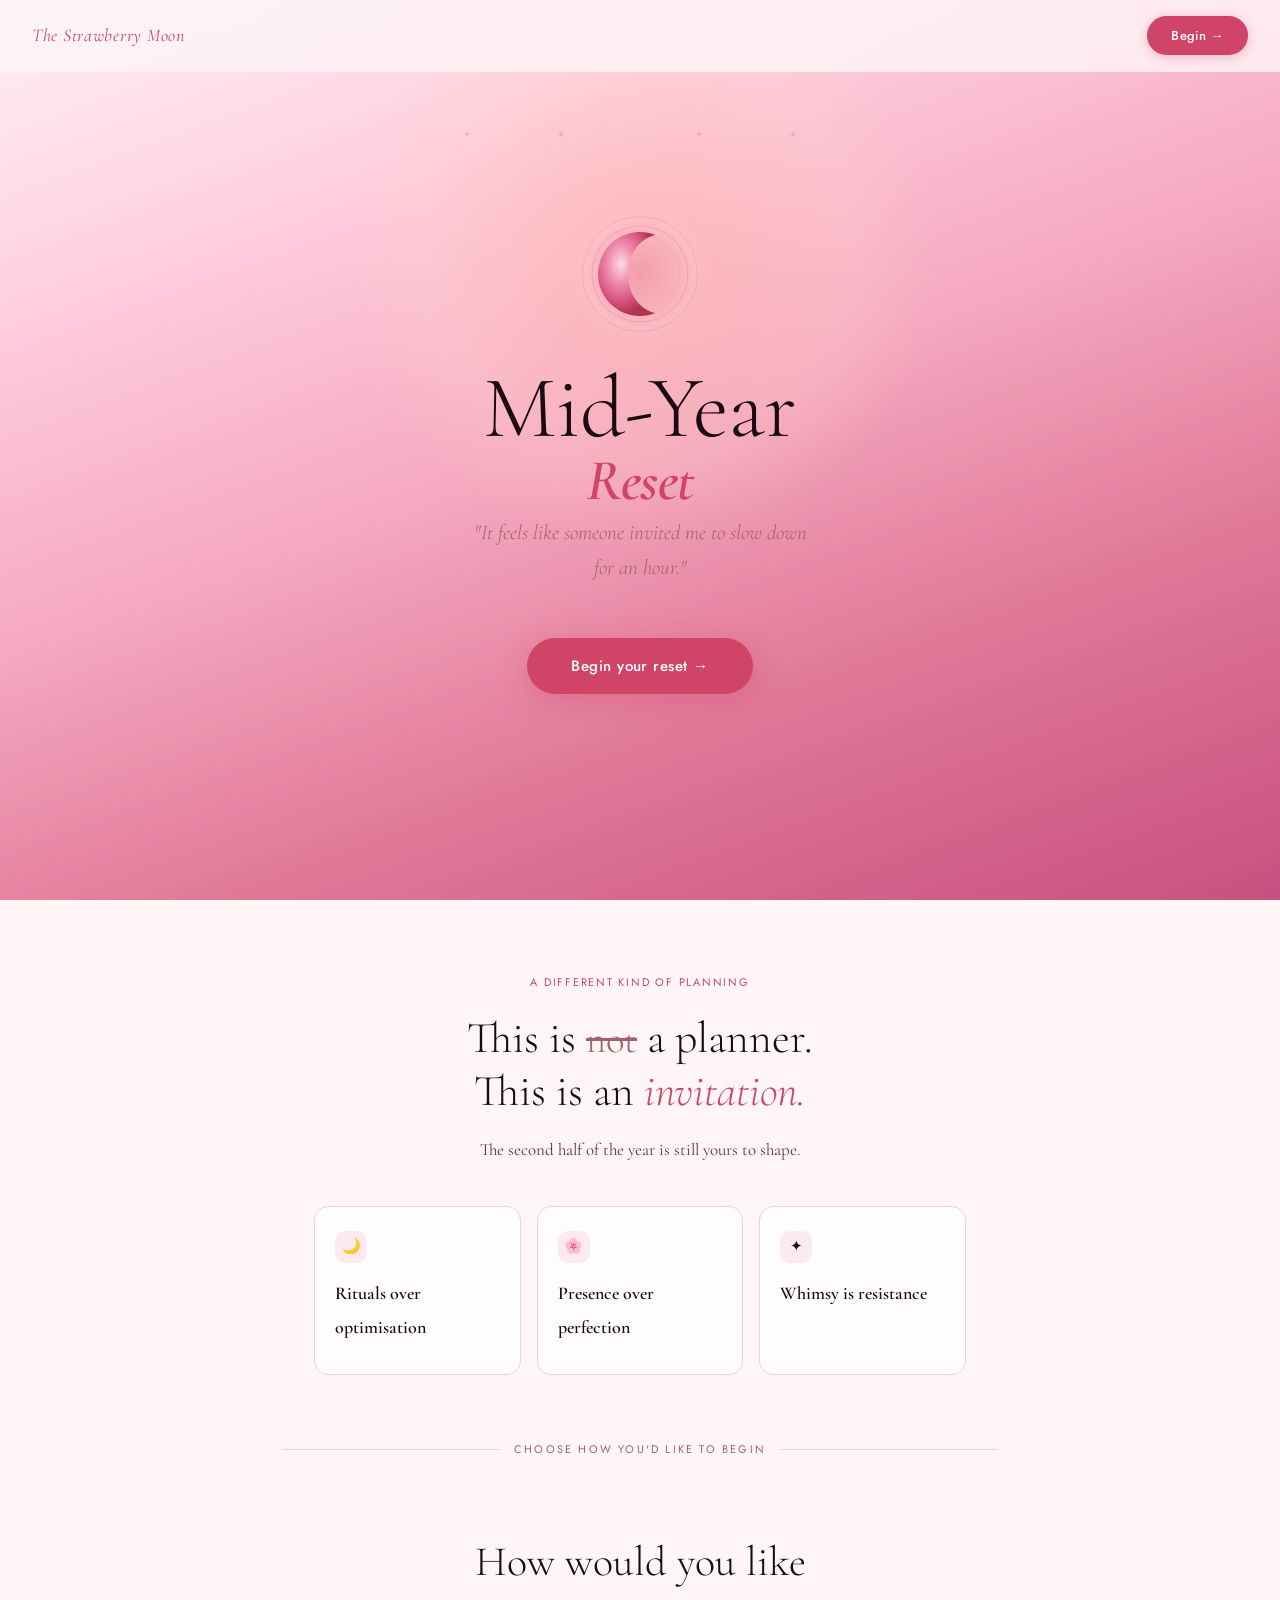
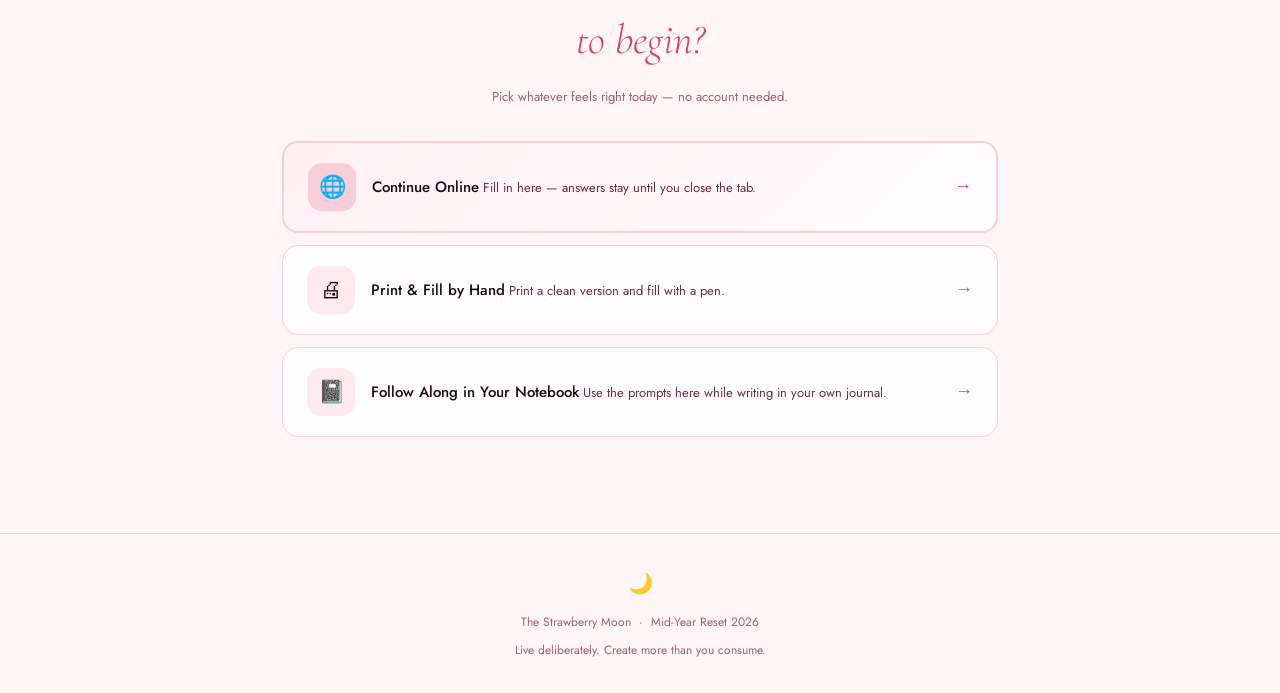
<file: index.html>
<!DOCTYPE html>
<html lang="en">
<head>
  <meta charset="UTF-8" />
  <meta name="viewport" content="width=device-width, initial-scale=1.0" />
  <title>The Strawberry Moon — Mid-Year Reset</title>
  <meta name="description" content="The Strawberry Moon — a mid-year reset workbook. A warm companion for designing a meaningful second half of the year." />
  <link rel="preconnect" href="https://fonts.googleapis.com" />
  <link rel="preconnect" href="https://fonts.gstatic.com" crossorigin />
  <link href="https://fonts.googleapis.com/css2?family=Cormorant+Garamond:ital,wght@0,300;0,400;0,600;1,300;1,400;1,600&family=Jost:wght@300;400;500&display=swap" rel="stylesheet" />
  <style>
    *, *::before, *::after { box-sizing: border-box; margin: 0; padding: 0; }
    html { scroll-behavior: smooth; -webkit-font-smoothing: antialiased; }

    /* ══════════════════════════════════════
       TOKENS — bolder strawberry + peach warmth
    ══════════════════════════════════════ */
    :root {
      --bg:        #FEF5F7;     /* barely-there blush white */
      --card:      #FFFCFD;     /* clean warm white */
      --ink:       #1C0A12;     /* deep burgundy-black — luxury dark */
      --ink2:      #6B2D44;     /* deep berry brown */
      --ink3:      #A06070;     /* muted mauve */

      --berry:     #A82848;     /* deep berry — darkest accent */
      --rose:      #D04468;     /* rich rose — primary CTA */
      --roselt:    #E86888;     /* brighter hover rose */
      --pink:      #EFA0B4;     /* medium pink */
      --blush:     #F8CEDA;     /* soft blush */
      --petal:     #FDEAEF;     /* lightest petal */
      --border:    #F2D0DA;     /* blush border */
      --mauve:     #C890A8;     /* dusty mauve accent */

      --green:     #8FA889;
      --greendk:   #5E7A5A;
      --max:       780px;

      --hero-a: #FFF0F5;
      --hero-b: #FFCCD8;
      --hero-c: #F5A0B8;
    }

    body {
      background: var(--bg);
      color: var(--ink);
      font-family: 'Cormorant Garamond', Georgia, serif;
      font-size: 17px;
      line-height: 1.85;
      min-height: 100vh;
    }

    /* ── Screen switcher ── */
    .screen            { display: none !important; }
    .screen.active     { display: block !important; }
    #closing.active    { display: flex  !important; flex-direction: column; align-items: center; justify-content: center; min-height: 100vh; }


    /* ══════════════════════════════════════
       SITE NAV
    ══════════════════════════════════════ */
    .nav {
      position: fixed; top: 0; left: 0; right: 0; z-index: 100;
      display: flex; align-items: center; justify-content: space-between;
      padding: 16px 32px;
      background: rgba(254,245,247,0.82);
      backdrop-filter: blur(14px);
      -webkit-backdrop-filter: blur(14px);
      border-bottom: 1px solid transparent;
      transition: border-color 0.3s, background 0.3s;
    }
    .nav.has-shadow { border-bottom-color: var(--border); background: rgba(254,245,247,0.97); }
    .nav-brand {
      font-family: 'Cormorant Garamond', serif;
      font-size: 18px; font-weight: 400; font-style: italic;
      letter-spacing: 0.04em; color: var(--rose);
    }
    .nav-cta {
      font-family: 'Jost', sans-serif; font-size: 13px; font-weight: 500;
      color: #fff; background: var(--rose); border: none;
      border-radius: 100px; padding: 10px 24px; cursor: pointer;
      letter-spacing: 0.03em;
      transition: background 0.2s, transform 0.15s, box-shadow 0.2s;
      box-shadow: 0 2px 12px rgba(208,68,104,0.32);
    }
    .nav-cta:hover { background: var(--roselt); transform: translateY(-1px); box-shadow: 0 4px 18px rgba(208,68,104,0.38); }


    /* ══════════════════════════════════════
       HERO — warm pink gradient, glowing moon
    ══════════════════════════════════════ */
    .hero {
      min-height: 100vh;
      display: flex; flex-direction: column;
      align-items: center; justify-content: center;
      padding: 110px 32px 72px;
      text-align: center;
      position: relative; overflow: hidden;
      background: linear-gradient(160deg,
        #FFF0F5  0%,
        #FFD0E0 22%,
        #F5A8C0 48%,
        #E07898 72%,
        #C85080 100%
      );
    }

    /* Soft radial bloom behind moon */
    .hero::before {
      content: '';
      position: absolute;
      top: -5%; left: 50%;
      transform: translateX(-50%);
      width: min(600px, 90vw);
      height: min(600px, 90vw);
      border-radius: 50%;
      background: radial-gradient(circle, rgba(255,180,170,0.55) 0%, rgba(255,210,200,0.25) 50%, transparent 70%);
      pointer-events: none;
    }

    /* Scattered petals */
    .hero::after {
      content: '✦ · ✦ · · ✦ · ✦';
      position: absolute;
      top: 14%; left: 50%;
      transform: translateX(-50%);
      font-size: 10px;
      letter-spacing: 20px;
      color: rgba(208,68,104,0.22);
      white-space: nowrap;
      pointer-events: none;
    }

    /* Moon */
    .moon-ring {
      position: relative;
      width: 100px; height: 100px;
      margin: 0 auto 40px;
      flex-shrink: 0;
    }
    .moon-ring::before {
      content: '';
      position: absolute;
      inset: -20px;
      border-radius: 50%;
      background: radial-gradient(circle, rgba(208,68,104,0.22) 0%, rgba(248,206,218,0.18) 55%, transparent 72%);
      animation: moonpulse 3.5s ease-in-out infinite;
    }
    .moon-ring::after {
      content: '';
      position: absolute;
      inset: -8px;
      border-radius: 50%;
      border: 1px solid rgba(208,68,104,0.15);
    }
    @keyframes moonpulse {
      0%, 100% { transform: scale(1); opacity: 0.8; }
      50%       { transform: scale(1.15); opacity: 0.5; }
    }
    .moon-svg { position: relative; z-index: 1; display: block; }

    .hero-eyebrow {
      font-family: 'Jost', sans-serif;
      font-size: 11px; font-weight: 400; letter-spacing: 0.14em;
      text-transform: uppercase; color: var(--rose);
      margin-bottom: 16px; position: relative;
    }
    .hero-title {
      font-family: 'Cormorant Garamond', serif;
      font-size: clamp(48px, 9vw, 88px);
      font-weight: 300; line-height: 1.0;
      color: var(--ink); margin-bottom: 6px; position: relative;
    }
    .hero-title em { font-style: italic; color: var(--rose); }
    .hero-title strong {
      font-weight: 600; font-style: italic;
      color: var(--rose); display: block;
      font-size: clamp(32px, 6vw, 58px); letter-spacing: -0.01em;
    }
    .hero-label {
      font-family: 'Jost', sans-serif;
      font-size: 11px; letter-spacing: 0.16em; text-transform: uppercase;
      color: var(--rose); margin-bottom: 36px; position: relative;
    }
    .hero-prose {
      font-family: 'Cormorant Garamond', serif;
      font-size: 19px; font-style: italic;
      color: var(--ink2); max-width: 400px; line-height: 2.0;
      margin: 0 auto 12px; position: relative;
    }
    .hero-prose span { display: block; }
    .hero-quote {
      font-family: 'Cormorant Garamond', serif;
      font-size: clamp(16px, 3vw, 21px); font-weight: 300; font-style: italic;
      color: var(--ink3); max-width: 440px; line-height: 1.65;
      margin: 0 auto 52px; position: relative;
    }
    .hero-cta {
      display: inline-block;
      font-family: 'Jost', sans-serif; font-size: 15px; font-weight: 500;
      color: #fff; background: var(--rose); border: none;
      border-radius: 100px; padding: 17px 44px; cursor: pointer;
      box-shadow: 0 6px 28px rgba(208,68,104,0.36);
      transition: background 0.2s, transform 0.15s, box-shadow 0.2s;
      letter-spacing: 0.03em; margin-bottom: 20px; position: relative;
    }
    .hero-cta:hover { background: var(--roselt); transform: translateY(-2px); box-shadow: 0 10px 36px rgba(208,68,104,0.44); }
    .hero-scroll {
      font-family: 'Jost', sans-serif; font-size: 12px;
      color: var(--ink3); letter-spacing: 0.06em; position: relative;
    }


    /* ══════════════════════════════════════
       INTRO STRIP — "This is not a planner"
    ══════════════════════════════════════ */
    .not-strip {
      padding: 72px 32px 64px;
      max-width: var(--max);
      margin: 0 auto;
      text-align: center;
    }
    .not-eyebrow {
      font-family: 'Jost', sans-serif;
      font-size: 11px; letter-spacing: 0.16em; text-transform: uppercase;
      color: var(--rose); margin-bottom: 20px;
    }
    .not-headline {
      font-family: 'Cormorant Garamond', serif;
      font-size: clamp(26px, 5vw, 44px); font-weight: 300;
      line-height: 1.2; color: var(--ink); margin-bottom: 8px;
    }
    .not-headline em { font-style: italic; color: var(--rose); }
    .not-headline del { text-decoration: line-through; color: var(--ink3); font-size: 0.88em; }
    .not-body {
      font-family: 'Cormorant Garamond', serif; font-size: 17px; color: var(--ink2);
      max-width: 460px; margin: 16px auto 0; line-height: 1.9;
    }

    /* row of brand pillars */
    .pillars {
      display: grid;
      grid-template-columns: repeat(3, 1fr);
      gap: 16px;
      max-width: var(--max);
      margin: 40px auto 0;
      padding: 0 32px;
    }
    .pillar {
      background: var(--card);
      border: 1px solid var(--border);
      border-radius: 14px;
      padding: 24px 20px;
      text-align: left;
    }
    .pillar-dot {
      width: 32px; height: 32px;
      background: var(--petal);
      border-radius: 10px;
      display: flex; align-items: center; justify-content: center;
      margin-bottom: 14px; font-size: 15px;
    }
    .pillar-title {
      font-family: 'Cormorant Garamond', serif;
      font-size: 18px; font-weight: 600; color: var(--ink); margin-bottom: 6px;
    }
    .pillar-text {
      font-family: 'Jost', sans-serif; font-size: 13px;
      color: var(--ink2); line-height: 1.6;
    }


    /* ══════════════════════════════════════
       CHOOSE SECTION
    ══════════════════════════════════════ */
    .sep {
      display: flex; align-items: center; gap: 14px;
      max-width: var(--max); margin: 0 auto; padding: 0 32px;
    }
    .sep::before, .sep::after { content: ''; flex: 1; height: 1px; background: var(--border); }
    .sep span {
      font-family: 'Jost', sans-serif; font-size: 11px;
      letter-spacing: 0.2em; text-transform: uppercase;
      color: var(--ink3); white-space: nowrap;
    }

    .choose {
      padding: 64px 32px 96px;
      max-width: var(--max);
      margin: 0 auto;
    }
    .choose-h {
      font-family: 'Cormorant Garamond', serif;
      font-size: clamp(28px, 5vw, 42px); font-weight: 300;
      color: var(--ink); text-align: center; margin-bottom: 6px;
    }
    .choose-h em { font-style: italic; color: var(--rose); }
    .choose-hint {
      font-family: 'Jost', sans-serif; font-size: 13px;
      color: var(--ink3); text-align: center; margin-bottom: 32px;
    }

    .mode-stack { display: flex; flex-direction: column; gap: 12px; }

    .mode-btn {
      width: 100%; text-align: left;
      background: var(--card); border: 1.5px solid var(--border);
      border-radius: 16px; padding: 20px 24px;
      display: flex; align-items: center; gap: 16px;
      cursor: pointer; color: inherit;
      transition: border-color 0.2s, box-shadow 0.2s, transform 0.15s;
    }
    .mode-btn:hover {
      border-color: var(--rose);
      box-shadow: 0 6px 28px rgba(208,68,104,0.16);
      transform: translateY(-2px);
    }
    .mode-btn.featured {
      background: linear-gradient(135deg, #FFF0F4 0%, var(--card) 100%);
      border-color: var(--blush);
      border-width: 2px;
    }
    .mode-btn.featured:hover { border-color: var(--rose); }
    .mode-ico {
      width: 48px; height: 48px; border-radius: 14px;
      background: var(--petal); flex-shrink: 0;
      display: flex; align-items: center; justify-content: center;
      font-size: 22px; line-height: 1;
    }
    .mode-btn.featured .mode-ico { background: var(--blush); }
    .mode-copy { flex: 1; }
    .mode-name {
      font-family: 'Jost', sans-serif; font-size: 15px; font-weight: 500;
      color: var(--ink); margin-bottom: 2px;
    }
    .mode-sub {
      font-family: 'Jost', sans-serif; font-size: 13px;
      color: var(--ink2); line-height: 1.5;
    }
    .mode-arr { font-size: 18px; color: var(--rose); flex-shrink: 0; transition: transform 0.2s; }
    .mode-btn:hover .mode-arr { transform: translateX(4px); }


    /* ══════════════════════════════════════
       FOOTER
    ══════════════════════════════════════ */
    .footer {
      border-top: 1px solid var(--border);
      padding: 32px; text-align: center;
    }
    .footer p {
      font-family: 'Jost', sans-serif; font-size: 12px; color: var(--ink3);
    }
    .footer .moon-mark { color: var(--rose); font-size: 20px; display: block; margin-bottom: 8px; }


    /* ══════════════════════════════════════
       WORKBOOK TOPBAR
    ══════════════════════════════════════ */
    .bar {
      position: sticky; top: 0; z-index: 50;
      display: flex; align-items: center; justify-content: space-between;
      padding: 13px 24px; gap: 12px;
      background: rgba(253,245,240,0.94);
      backdrop-filter: blur(10px); -webkit-backdrop-filter: blur(10px);
      border-bottom: 1px solid var(--border);
    }
    .bar-home {
      font-family: 'Jost', sans-serif; font-size: 11px; font-weight: 400;
      letter-spacing: 0.16em; text-transform: uppercase;
      color: var(--rose); cursor: pointer; border: none; background: none; padding: 0;
    }
    .bar-home:hover { opacity: 0.7; }
    .dots { display: flex; gap: 7px; align-items: center; }
    .dot {
      width: 8px; height: 8px; border-radius: 50%;
      background: var(--border); cursor: pointer; border: none;
      transition: background 0.2s, transform 0.18s;
    }
    .dot.done { background: var(--pink); }
    .dot.now  { background: var(--rose); transform: scale(1.35); }
    .bar-btns { display: flex; gap: 8px; }
    .btn-xs {
      font-family: 'Jost', sans-serif; font-size: 12px; color: var(--ink2);
      background: none; border: 1px solid var(--border); border-radius: 100px;
      padding: 5px 13px; cursor: pointer; transition: border-color 0.2s, color 0.2s;
    }
    .btn-xs:hover { border-color: var(--rose); color: var(--rose); }


    /* ══════════════════════════════════════
       WORKBOOK CONTAINER
    ══════════════════════════════════════ */
    .wb { max-width: var(--max); margin: 0 auto; padding: 0 28px 96px; }

    .wbs { display: none; padding-top: 60px; }
    .wbs.active { display: block; }

    .s-num {
      font-family: 'Jost', sans-serif; font-size: 11px;
      letter-spacing: 0.16em; text-transform: uppercase;
      color: var(--rose); margin-bottom: 12px;
    }
    .s-h {
      font-family: 'Cormorant Garamond', serif;
      font-size: clamp(30px, 6vw, 50px); font-weight: 300;
      line-height: 1.08; color: var(--ink); margin-bottom: 16px;
    }
    .s-h em { font-style: italic; color: var(--rose); }
    .s-intro {
      font-family: 'Cormorant Garamond', serif; font-size: 16px;
      color: var(--ink2); line-height: 1.85; margin-bottom: 40px; max-width: 540px;
    }

    /* prompt */
    .pmt { margin-bottom: 34px; }
    .pmt-q {
      font-family: 'Cormorant Garamond', serif; font-size: 22px;
      font-weight: 500; color: var(--ink); line-height: 1.3; margin-bottom: 5px;
    }
    .pmt-h {
      font-family: 'Cormorant Garamond', serif; font-style: italic; font-size: 16px;
      color: var(--ink3); margin-bottom: 12px; line-height: 1.55;
    }

    textarea, input[type="text"] {
      width: 100%; font-family: 'Cormorant Garamond', serif; font-size: 15px; color: var(--ink);
      background: var(--card); border: 1.5px solid var(--border);
      border-radius: 10px; padding: 13px 15px; line-height: 1.8;
      resize: none; min-height: 98px;
      transition: border-color 0.2s, box-shadow 0.2s;
      -webkit-appearance: none; appearance: none;
    }
    textarea:focus, input[type="text"]:focus {
      outline: none; border-color: var(--rose);
      box-shadow: 0 0 0 3px rgba(208,68,104,0.14);
    }
    textarea::placeholder, input::placeholder { color: var(--ink3); }
    textarea.tall { min-height: 136px; }

    /* two col */
    .tcol { display: grid; grid-template-columns: 1fr 1fr; gap: 14px; margin-bottom: 34px; }
    .tcol-card {
      background: var(--card); border: 1.5px solid var(--border);
      border-radius: 12px; padding: 22px 18px;
    }
    .tcol-card.keep  { border-top: 3px solid var(--green); }
    .tcol-card.drop  { border-top: 3px solid var(--peach); }
    .tcol-card textarea { border: none; background: transparent; padding: 0; min-height: 108px; }
    .tcol-card textarea:focus { box-shadow: none; }
    .tcol-title {
      font-family: 'Cormorant Garamond', serif;
      font-size: 20px; font-weight: 600; margin-bottom: 12px;
    }
    .keep .tcol-title { color: var(--greendk); }
    .drop .tcol-title { color: var(--rose); }

    /* theme */
    .theme-card {
      background: linear-gradient(135deg, #FFF0F4 0%, var(--card) 100%);
      border: 2px solid var(--blush); border-radius: 18px;
      padding: 36px 32px; margin-bottom: 34px;
    }
    input.big-word {
      font-family: 'Cormorant Garamond', serif;
      font-size: clamp(30px, 7vw, 52px); font-weight: 300;
      text-align: center; letter-spacing: 0.04em;
      min-height: unset; padding: 18px; background: var(--bg); resize: none;
    }

    /* intentions */
    .igrid { display: grid; grid-template-columns: 1fr 1fr; gap: 12px; margin-bottom: 34px; }
    .icard {
      background: var(--card); border: 1.5px solid var(--border);
      border-radius: 12px; padding: 18px 16px;
    }
    .i-label {
      font-family: 'Jost', sans-serif; font-size: 10px;
      letter-spacing: 0.14em; text-transform: uppercase;
      color: var(--rose); margin-bottom: 12px;
    }
    .irow { display: flex; align-items: baseline; gap: 8px; margin-bottom: 7px; }
    .inum { font-family: 'Jost', sans-serif; font-size: 12px; color: var(--ink3); flex-shrink: 0; }
    .irow input { flex: 1; font-family: 'Cormorant Garamond', serif; font-size: 14px; min-height: unset; padding: 7px 10px; border-radius: 6px; }

    /* treats */
    .treats-box {
      background: var(--card); border: 1.5px solid var(--border);
      border-radius: 16px; padding: 30px 26px; margin-bottom: 34px;
    }
    .treats-lead {
      font-family: 'Cormorant Garamond', serif; font-style: italic;
      font-size: 20px; color: var(--ink2); margin-bottom: 26px; line-height: 1.6;
    }
    .trow { display: flex; align-items: center; gap: 12px; margin-bottom: 9px; }
    .tdot { width: 8px; height: 8px; border-radius: 50%; background: var(--peach); flex-shrink: 0; }
    .trow input { flex: 1; font-family: 'Cormorant Garamond', serif; font-size: 15px; min-height: unset; padding: 10px 12px; border-radius: 8px; }

    /* section nav */
    .snav {
      display: flex; justify-content: space-between; gap: 12px;
      margin-top: 44px; padding-top: 26px; border-top: 1px solid var(--border);
    }
    .btn-nav {
      font-family: 'Jost', sans-serif; font-size: 14px; font-weight: 400;
      color: var(--ink2); background: none; border: 1.5px solid var(--border);
      border-radius: 100px; padding: 12px 24px; cursor: pointer;
      transition: border-color 0.2s, color 0.2s;
    }
    .btn-nav:hover:not([disabled]) { border-color: var(--rose); color: var(--rose); }
    .btn-nav[disabled] { opacity: 0.35; cursor: default; }
    .btn-nav.go {
      color: #fff; background: var(--rose);
      border-color: var(--rose); font-weight: 500;
    }
    .btn-nav.go:hover { background: var(--rose); border-color: var(--rose); }


    /* ══════════════════════════════════════
       CLOSING PAGE
    ══════════════════════════════════════ */
    #closing {
      min-height: 100vh;
      background: linear-gradient(170deg, var(--hero-a) 0%, var(--hero-b) 60%, var(--hero-c) 100%);
    }
    .cl-inner {
      width: 100%;
      padding: 64px 32px;
      display: flex;
      flex-direction: column;
      align-items: center;
    }
    .cl-wrap { max-width: 480px; text-align: center; }
    .cl-moon { margin: 0 auto 32px; display: block; }
    .cl-h {
      font-family: 'Cormorant Garamond', serif;
      font-size: clamp(34px, 7vw, 54px); font-weight: 300;
      line-height: 1.12; color: var(--ink); margin-bottom: 22px;
    }
    .cl-h em { font-style: italic; color: var(--rose); }
    .cl-body {
      font-family: 'Cormorant Garamond', serif; font-size: 19px; font-style: italic;
      color: var(--ink2); line-height: 2.0; margin-bottom: 44px;
    }
    .cl-body span { display: block; }
    .cl-actions { display: flex; flex-direction: column; gap: 11px; margin-bottom: 48px; }
    .btn-act {
      font-family: 'Jost', sans-serif; font-size: 14px; color: var(--ink2);
      background: var(--card); border: 1.5px solid var(--border);
      border-radius: 100px; padding: 14px 28px; cursor: pointer;
      display: inline-flex; align-items: center; justify-content: center; gap: 8px;
      transition: border-color 0.2s, color 0.2s;
    }
    .btn-act:hover { border-color: var(--rose); color: var(--rose); }
    .btn-act.danger:hover { color: #a03040; border-color: #a03040; }
    .cl-quote {
      font-family: 'Cormorant Garamond', serif; font-style: italic;
      font-size: 22px; font-weight: 300; color: var(--ink3);
      margin-bottom: 8px; line-height: 1.5;
    }
    .cl-attr {
      font-family: 'Jost', sans-serif; font-size: 11px;
      letter-spacing: 0.18em; color: var(--rose); text-transform: uppercase;
    }
    .cl-dots { font-size: 14px; color: var(--border); letter-spacing: 8px; margin-top: 32px; }


    /* ══════════════════════════════════════
       TOAST + MODAL
    ══════════════════════════════════════ */
    .toast {
      position: fixed; bottom: 24px; left: 50%;
      transform: translateX(-50%) translateY(16px);
      background: var(--ink); color: var(--bg);
      font-family: 'Jost', sans-serif; font-size: 12px; letter-spacing: 0.07em;
      padding: 8px 18px; border-radius: 100px;
      opacity: 0; pointer-events: none; z-index: 999;
      transition: opacity 0.22s, transform 0.22s;
    }
    .toast.show { opacity: 1; transform: translateX(-50%) translateY(0); }

    .overlay {
      position: fixed; inset: 0; background: rgba(42,26,24,0.45); z-index: 200;
      display: flex; align-items: center; justify-content: center;
      opacity: 0; pointer-events: none; transition: opacity 0.2s; padding: 24px;
    }
    .overlay.open { opacity: 1; pointer-events: all; }
    .modal {
      background: var(--card); border-radius: 20px; padding: 40px 36px;
      max-width: 380px; width: 100%; text-align: center;
      box-shadow: 0 24px 64px rgba(0,0,0,0.18);
      transform: scale(0.94); transition: transform 0.2s;
    }
    .overlay.open .modal { transform: scale(1); }
    .modal h3 {
      font-family: 'Cormorant Garamond', serif; font-size: 28px; font-weight: 400;
      color: var(--ink); margin-bottom: 12px;
    }
    .modal p {
      font-family: 'Cormorant Garamond', serif; font-size: 15px;
      color: var(--ink2); margin-bottom: 28px; line-height: 1.7;
    }
    .modal-row { display: flex; gap: 12px; justify-content: center; }


    /* ══════════════════════════════════════
       RESPONSIVE
    ══════════════════════════════════════ */
    @media (max-width: 560px) {
      .pillars, .tcol, .igrid { grid-template-columns: 1fr; }
    }
    @media (max-width: 480px) {
      .nav  { padding: 13px 18px; }
      .hero { padding: 96px 20px 56px; }
      .hero-prose { font-size: 17px; }
      .not-strip, .choose { padding-left: 20px; padding-right: 20px; }
      .pillars { padding: 0 20px; }
      .sep { padding: 0 20px; }
      .wb { padding: 0 18px 72px; }
      .bar { padding: 11px 16px; }
      .snav { flex-direction: column; }
      .snav .btn-nav { text-align: center; }
      .treats-box { padding: 22px 16px; }
      .theme-card { padding: 28px 20px; }
    }


    /* ── Screen-only helpers ── */
    .print-mirror { display: none; }

    /* ══════════════════════════════════════
       PRINT / PDF
    ══════════════════════════════════════ */
    @media print {
      /* hide chrome */
      #main-nav, .no-print, .nav, .bar, .overlay, .toast,
      .progress-bar, .btn-act, .bar-home, .btn-reset,
      .wbs-nav, #toast, #modal, .snav { display: none !important; }

      /* show all sections */
      .screen, #workbook, .wbs { display: block !important; }
      #home, #closing, .hero, .hero-inner { display: none !important; }

      body { background: white; font-size: 11pt; }
      .wb { max-width: 100%; padding: 0 20pt; }
      .wbs { padding-top: 24pt; page-break-after: always; }
      .s-h { font-size: 20pt; }
      .pmt-q { font-size: 14pt; }
      @page { margin: 18mm; }

      /* hide real textareas, show mirrors */
      textarea { display: none !important; }
      .print-mirror {
        display: block !important;
        font-family: 'Cormorant Garamond', serif;
        font-size: 15px; color: #1a1a1a;
        background: white; border: 1.5px solid #ddd;
        border-radius: 10px; padding: 13px 15px;
        line-height: 1.8; white-space: pre-wrap;
        word-break: break-word;
        overflow: visible;
        height: auto;
      }
      input[type="text"] { border: 1px solid #ddd !important; background: white; }
      input.big-word { font-size: 32px !important; }
    }
  </style>
</head>
<body>


<!-- ══════════════════════════════
     HOME
══════════════════════════════ -->
<div id="home" class="screen active">

  <nav class="nav no-print" id="main-nav">
    <span class="nav-brand">The Strawberry Moon</span>
    <button class="nav-cta" onclick="scrollToChoose()">Begin →</button>
  </nav>

  <!-- Hero -->
  <section class="hero">
    <div class="moon-ring">
      <svg class="moon-svg" width="100" height="100" viewBox="0 0 100 100" fill="none" xmlns="http://www.w3.org/2000/svg" aria-hidden="true">
        <!-- outer ring -->
        <circle cx="50" cy="50" r="48" stroke="#D04468" stroke-width="0.8" fill="none" opacity="0.25"/>
        <circle cx="50" cy="50" r="40" stroke="#D04468" stroke-width="0.6" fill="none" opacity="0.14"/>
        <!-- moon body -->
        <path d="M50 8C27 8 8 27 8 50s19 42 42 42c5.5 0 10.8-1 15.6-2.9C51.4 86 38 72.2 38 50S51.4 14 65.6 10.9C60.8 9 55.5 8 50 8z"
              fill="url(#moongrad)" opacity="0.9"/>
        <defs>
          <radialGradient id="moongrad" cx="40%" cy="38%" r="60%">
            <stop offset="0%"   stop-color="#FFE0EC"/>
            <stop offset="35%"  stop-color="#F090B0"/>
            <stop offset="70%"  stop-color="#D85080"/>
            <stop offset="100%" stop-color="#A82848"/>
          </radialGradient>
        </defs>
      </svg>
    </div>
    <h1 class="hero-title">
      Mid-Year<br>
      <strong>Reset</strong>
    </h1>

    <p class="hero-quote">
      "It feels like someone invited me to slow down<br>for an hour."
    </p>

    <button class="hero-cta no-print" onclick="scrollToChoose()">Begin your reset →</button>
  </section>

  <!-- Not a planner strip -->
  <section class="not-strip">
    <p class="not-eyebrow">A different kind of planning</p>
    <h2 class="not-headline">
      This is <del>not</del> a planner.<br>
      This is an <em>invitation.</em>
    </h2>
    <p class="not-body">
      The second half of the year is still yours to shape.
    </p>

    <div class="pillars">
      <div class="pillar">
        <div class="pillar-dot">🌙</div>
        <p class="pillar-title">Rituals over optimisation</p>
        
      </div>
      <div class="pillar">
        <div class="pillar-dot">🌸</div>
        <p class="pillar-title">Presence over perfection</p>
        
      </div>
      <div class="pillar">
        <div class="pillar-dot">✦</div>
        <p class="pillar-title">Whimsy is resistance</p>
        
      </div>
    </div>
  </section>

  <!-- Choose section -->
  <div class="sep"><span>Choose how you'd like to begin</span></div>

  <section class="choose" id="choose-section">
    <h2 class="choose-h">How would you like<br><em>to begin?</em></h2>
    <p class="choose-hint">Pick whatever feels right today — no account needed.</p>

    <div class="mode-stack">

      <button class="mode-btn featured" onclick="startOnline()">
        <span class="mode-ico">🌐</span>
        <span class="mode-copy">
          <span class="mode-name">Continue Online</span>
          <span class="mode-sub">Fill in here — answers stay until you close the tab.</span>
        </span>
        <span class="mode-arr">→</span>
      </button>

      <button class="mode-btn" onclick="window.print()">
        <span class="mode-ico">🖨</span>
        <span class="mode-copy">
          <span class="mode-name">Print &amp; Fill by Hand</span>
          <span class="mode-sub">Print a clean version and fill with a pen.</span>
        </span>
        <span class="mode-arr">→</span>
      </button>

      <button class="mode-btn" onclick="startOnline()">
        <span class="mode-ico">📓</span>
        <span class="mode-copy">
          <span class="mode-name">Follow Along in Your Notebook</span>
          <span class="mode-sub">Use the prompts here while writing in your own journal.</span>
        </span>
        <span class="mode-arr">→</span>
      </button>

    </div>
  </section>

  <footer class="footer">
    <span class="moon-mark">🌙</span>
    <p>The Strawberry Moon &nbsp;·&nbsp; Mid-Year Reset 2026</p>
    <p style="margin-top:6px;">Live deliberately. Create more than you consume.</p>
  </footer>

</div><!-- /home -->


<!-- ══════════════════════════════
     WORKBOOK
══════════════════════════════ -->
<div id="workbook" class="screen" role="main">

  <nav class="bar no-print">
    <button class="bar-home" onclick="showHome()">← Home</button>
    <div class="dots" role="tablist" aria-label="Sections">
      <span class="dot" role="tab" tabindex="0" aria-label="Part 1"  onclick="goTo(0)"></span>
      <span class="dot" role="tab" tabindex="0" aria-label="Part 2"  onclick="goTo(1)"></span>
      <span class="dot" role="tab" tabindex="0" aria-label="Part 3"  onclick="goTo(2)"></span>
      <span class="dot" role="tab" tabindex="0" aria-label="Part 4"  onclick="goTo(3)"></span>
      <span class="dot" role="tab" tabindex="0" aria-label="Part 5"  onclick="goTo(4)"></span>
      <span class="dot" role="tab" tabindex="0" aria-label="Part 6"  onclick="goTo(5)"></span>
      <span class="dot" role="tab" tabindex="0" aria-label="Part 7"  onclick="goTo(6)"></span>
    </div>
    <div class="bar-btns">
      <button class="btn-xs" onclick="confirmReset()">Reset</button>
      <button class="btn-xs" onclick="window.print()">Print</button>
    </div>
  </nav>

  <div class="wb">

    <!-- 1 · REFLECT -->
    <div class="wbs" id="s0">
      <p class="s-num">Part One · Reflect</p>
      <h2 class="s-h">The first half<br>of the year</h2>
      <div class="pmt">
        <p class="pmt-q">What moments from the first half will you remember years from now?</p>
        <p class="pmt-h">Think of moments, not milestones. A walk, a conversation, a morning.</p>
        <textarea class="tall" data-key="r1" placeholder="Write freely..."></textarea>
      </div>
      <div class="pmt">
        <p class="pmt-q">How are you feeling, honestly?</p>
        <p class="pmt-h">Not how you're supposed to feel. How you actually feel right now.</p>
        <textarea data-key="r2" placeholder="Write freely..."></textarea>
      </div>
      <div class="pmt">
        <p class="pmt-q">What surprised you?</p>
        <p class="pmt-h">About the world, about the year, about yourself.</p>
        <textarea data-key="r3" placeholder="Write freely..."></textarea>
      </div>
      <div class="pmt">
        <p class="pmt-q">What are you proud of — even if no one else noticed?</p>
        <p class="pmt-h">Small things count. The habit you kept. The thing you finally started.</p>
        <textarea data-key="r4" placeholder="Write freely..."></textarea>
      </div>
      <div class="pmt">
        <p class="pmt-q">What drained you?</p>
        <p class="pmt-h">The thing that kept taking more than it gave.</p>
        <textarea data-key="r5" placeholder="Write freely..."></textarea>
      </div>
      <div class="pmt">
        <p class="pmt-q">What gave you energy?</p>
        <p class="pmt-h">The thing that made you feel most like yourself. Notice it.</p>
        <textarea data-key="r6" placeholder="Write freely..."></textarea>
      </div>
      <div class="snav no-print">
        <button class="btn-nav" disabled>← Back</button>
        <button class="btn-nav go" onclick="goTo(1)">Next → Learn</button>
      </div>
    </div>

    <!-- 2 · LEARN -->
    <div class="wbs" id="s1">
      <p class="s-num">Part Two · Learn</p>
      <h2 class="s-h">What did this season teach you<br><em>about yourself?</em></h2>
      <div class="pmt">
        <p class="pmt-q">What did this season teach you about yourself?</p>
        <p class="pmt-h">Not what you achieved. What you discovered about how you actually work, rest, and feel.</p>
        <textarea class="tall" data-key="l1" placeholder="Write freely..."></textarea>
      </div>
      <div class="pmt">
        <p class="pmt-q">What patterns kept repeating?</p>
        <p class="pmt-h">Look for the thing that happened more than once. That's the real information.</p>
        <textarea data-key="l2" placeholder="Write freely..."></textarea>
      </div>
      <div class="pmt">
        <p class="pmt-q">What kind of life do you actually enjoy living?</p>
        <p class="pmt-h">Not the life you think you should want. The one that actually felt right.</p>
        <textarea class="tall" data-key="l3" placeholder="Write freely..."></textarea>
      </div>
      <div class="snav no-print">
        <button class="btn-nav" onclick="goTo(0)">← Reflect</button>
        <button class="btn-nav go" onclick="goTo(2)">Next → Keep &amp; Release</button>
      </div>
    </div>

    <!-- 3 · KEEP & RELEASE -->
    <div class="wbs" id="s2">
      <p class="s-num">Part Three · Keep &amp; Release</p>
      <h2 class="s-h">What do you carry forward?</h2>
      <p class="s-intro">Based on what you've just written — what do you bring into the second half, and what do you set down?</p>
      <div class="tcol">
        <div class="tcol-card keep">
          <p class="tcol-title">Keep →</p>
          <textarea class="tall" data-key="kr1" placeholder="What's working and worth protecting..."></textarea>
        </div>
        <div class="tcol-card drop">
          <p class="tcol-title">Release →</p>
          <textarea class="tall" data-key="kr2" placeholder="What's no longer serving you..."></textarea>
        </div>
      </div>
      <div class="snav no-print">
        <button class="btn-nav" onclick="goTo(1)">← Learn</button>
        <button class="btn-nav go" onclick="goTo(3)">Next → Theme</button>
      </div>
    </div>

    <!-- 4 · THEME -->
    <div class="wbs" id="s3">
      <p class="s-num">Part Four · Theme</p>
      <div class="theme-card">
        <h2 class="s-h">Your theme for the <em>second half</em></h2>
        <div class="pmt">
          <p class="pmt-q">How do you want to feel on December 31st?</p>
          <p class="pmt-h">Not what you want to have done. How you want to feel when you look back.</p>
          <textarea data-key="t1" placeholder="Describe the feeling..."></textarea>
        </div>
        <div class="pmt">
          <p class="pmt-q">What is the one word that holds all of that?</p>
          <input type="text" class="big-word" data-key="t2" placeholder="theme of next six months…" maxlength="80" />
        </div>
      </div>
      <div class="snav no-print">
        <button class="btn-nav" onclick="goTo(2)">← Keep &amp; Release</button>
        <button class="btn-nav go" onclick="goTo(4)">Next → Promises</button>
      </div>
    </div>

    <!-- 5 · PROMISES -->
    <div class="wbs" id="s4">
      <p class="s-num">Part Five · Promises to Future Me</p>
      <h2 class="s-h">One or two intentions<br>per area</h2>
      <p class="s-intro">Not twenty goals. A few anchors that would make your theme feel real by December.</p>
      <div class="igrid">
        <div class="icard"><p class="i-label">Work</p>
          <div class="irow"><span class="inum">1.</span><input type="text" data-key="ic1" placeholder="One intention..." /></div>
          <div class="irow"><span class="inum">2.</span><input type="text" data-key="ic2" placeholder="and maybe..." /></div>
        </div>
        <div class="icard"><p class="i-label">Health</p>
          <div class="irow"><span class="inum">1.</span><input type="text" data-key="ih1" placeholder="One intention..." /></div>
          <div class="irow"><span class="inum">2.</span><input type="text" data-key="ih2" placeholder="and maybe..." /></div>
        </div>
        <div class="icard"><p class="i-label">Relationships</p>
          <div class="irow"><span class="inum">1.</span><input type="text" data-key="ir1" placeholder="One intention..." /></div>
          <div class="irow"><span class="inum">2.</span><input type="text" data-key="ir2" placeholder="and maybe..." /></div>
        </div>
        <div class="icard"><p class="i-label">Money</p>
          <div class="irow"><span class="inum">1.</span><input type="text" data-key="im1" placeholder="One intention..." /></div>
          <div class="irow"><span class="inum">2.</span><input type="text" data-key="im2" placeholder="and maybe..." /></div>
        </div>
        <div class="icard"><p class="i-label">Home &amp; Lifestyle</p>
          <div class="irow"><span class="inum">1.</span><input type="text" data-key="iho1" placeholder="One intention..." /></div>
          <div class="irow"><span class="inum">2.</span><input type="text" data-key="iho2" placeholder="and maybe..." /></div>
        </div>
        <div class="icard"><p class="i-label">Learning</p>
          <div class="irow"><span class="inum">1.</span><input type="text" data-key="ile1" placeholder="One intention..." /></div>
          <div class="irow"><span class="inum">2.</span><input type="text" data-key="ile2" placeholder="and maybe..." /></div>
        </div>
      </div>
      <div class="snav no-print">
        <button class="btn-nav" onclick="goTo(3)">← Theme</button>
        <button class="btn-nav go" onclick="goTo(5)">Next → Vision</button>
      </div>
    </div>

    <!-- 6 · VISION -->
    <div class="wbs" id="s5">
      <p class="s-num">Part Six · Vision</p>
      <h2 class="s-h">If December looked like a <em>photo album</em></h2>
      <div class="pmt">
        <p class="pmt-q">What photos would be inside?</p>
        <p class="pmt-h">Ordinary days, people, places, small moments.</p>
        <textarea class="tall" data-key="v1" placeholder="Write freely..."></textarea>
      </div>
      <div class="pmt">
        <p class="pmt-q">What kind of ordinary Tuesdays do you want?</p>
        <p class="pmt-h">The texture of a regular week that feels like yours.</p>
        <textarea data-key="v2" placeholder="Write freely..."></textarea>
      </div>
      <div class="pmt">
        <p class="pmt-q">What would a beautiful week look like?</p>
        <p class="pmt-h">Don't describe an ideal week. Describe a real one.</p>
        <textarea data-key="v3" placeholder="Write freely..."></textarea>
      </div>
      <div class="tcol">
        <div class="tcol-card" style="border-top:3px solid var(--green)">
          <p class="tcol-title" style="color:var(--greendk);font-family:'Cormorant Garamond',serif;font-size:20px;font-weight:600;margin-bottom:12px;">This half I want more…</p>
          <textarea data-key="v4" placeholder="More of..." style="border:none;background:transparent;padding:0;min-height:88px;"></textarea>
        </div>
        <div class="tcol-card" style="border-top:3px solid var(--blush)">
          <p class="tcol-title" style="color:var(--berry);font-family:'Cormorant Garamond',serif;font-size:20px;font-weight:600;margin-bottom:12px;">This half I want less…</p>
          <textarea data-key="v5" placeholder="Less of..." style="border:none;background:transparent;padding:0;min-height:88px;"></textarea>
        </div>
      </div>
      <div class="snav no-print">
        <button class="btn-nav" onclick="goTo(4)">← Promises</button>
        <button class="btn-nav go" onclick="goTo(6)">Next → Treats List</button>
      </div>
    </div>

    <!-- 7 · TREATS -->
    <div class="wbs" id="s6">
      <p class="s-num">Part Seven · The Most Important Part</p>
      <h2 class="s-h">Your <em>treats list</em></h2>
      <div class="treats-box">
        <p class="treats-lead">These are not rewards for finishing your goals.<br>These are the life itself.</p>
        <div class="trow"><span class="tdot"></span><input type="text" data-key="tr1" placeholder="Bagel Monday…"/></div>
        <div class="trow"><span class="tdot"></span><input type="text" data-key="tr2" placeholder="Phone-free evening…"/></div>
        <div class="trow"><span class="tdot"></span><input type="text" data-key="tr3" placeholder="Bookstore visit…"/></div>
        <div class="trow"><span class="tdot"></span><input type="text" data-key="tr4" placeholder="Fancy coffee…"/></div>
        <div class="trow"><span class="tdot"></span><input type="text" data-key="tr5" placeholder="Movie night…"/></div>
        <div class="trow"><span class="tdot"></span><input type="text" data-key="tr6" placeholder="Flowers…"/></div>
        <div class="trow"><span class="tdot"></span><input type="text" data-key="tr7" placeholder="Watching rain…"/></div>
        <div class="trow"><span class="tdot"></span><input type="text" data-key="tr8" placeholder="Walking home slowly…"/></div>
        <div class="trow"><span class="tdot"></span><input type="text" data-key="tr9" placeholder="Cooking slowly…"/></div>
        <div class="trow"><span class="tdot"></span><input type="text" data-key="tr10" placeholder="Add your own…"/></div>
      </div>
      <div class="snav no-print">
        <button class="btn-nav" onclick="goTo(5)">← Vision</button>
        <button class="btn-nav go" onclick="showClosing()">Finish →</button>
      </div>
    </div>

  </div><!-- /wb -->
</div><!-- /workbook -->


<!-- ══════════════════════════════
     CLOSING  — only after Finish →
══════════════════════════════ -->
<section id="closing" class="screen" aria-label="Done">
  <div class="cl-inner">
    <div class="cl-wrap">
      <svg class="cl-moon" width="80" height="80" viewBox="0 0 100 100" fill="none" xmlns="http://www.w3.org/2000/svg" aria-hidden="true">
        <circle cx="50" cy="50" r="47" stroke="#D04468" stroke-width="0.8" fill="none" opacity="0.22"/>
        <circle cx="50" cy="50" r="38" stroke="#D04468" stroke-width="0.6" fill="none" opacity="0.14"/>
        <path d="M50 8C27 8 8 27 8 50s19 42 42 42c5.5 0 10.8-1 15.6-2.9C51.4 86 38 72.2 38 50S51.4 14 65.6 10.9C60.8 9 55.5 8 50 8z"
              fill="url(#cg)" opacity="0.8"/>
        <defs>
          <radialGradient id="cg" cx="40%" cy="38%" r="60%">
            <stop offset="0%"  stop-color="#FFE0EC"/>
            <stop offset="55%" stop-color="#E06090"/>
            <stop offset="100%" stop-color="#A82848"/>
          </radialGradient>
        </defs>
      </svg>

      <h2 class="cl-h">Save this.<br><em>Come back in December.</em></h2>
      <p class="cl-body">
        <span>You'll be surprised</span>
        <span>by who you've become.</span>
      </p>

      <div class="cl-actions no-print">
        <button class="btn-act" onclick="window.print()">
          <svg width="15" height="15" viewBox="0 0 24 24" fill="none" stroke="currentColor" stroke-width="1.5" stroke-linecap="round" stroke-linejoin="round" aria-hidden="true"><polyline points="6 9 6 2 18 2 18 9"/><path d="M6 18H4a2 2 0 0 1-2-2v-5a2 2 0 0 1 2-2h16a2 2 0 0 1 2 2v5a2 2 0 0 1-2 2h-2"/><rect x="6" y="14" width="12" height="8"/></svg>
          Print / Save PDF
        </button>
        <button class="btn-act" onclick="showWorkbook(); goTo(0);">
          <svg width="15" height="15" viewBox="0 0 24 24" fill="none" stroke="currentColor" stroke-width="1.5" stroke-linecap="round" stroke-linejoin="round" aria-hidden="true"><polyline points="1 4 1 10 7 10"/><path d="M3.5 15a9 9 0 1 0 .5-4.5"/></svg>
          Back to workbook
        </button>
        <button class="btn-act" onclick="showHome()">
          <svg width="15" height="15" viewBox="0 0 24 24" fill="none" stroke="currentColor" stroke-width="1.5" stroke-linecap="round" stroke-linejoin="round" aria-hidden="true"><path d="M3 9l9-7 9 7v11a2 2 0 0 1-2 2H5a2 2 0 0 1-2-2z"/><polyline points="9 22 9 12 15 12 15 22"/></svg>
          Home
        </button>
        <button class="btn-act danger" onclick="confirmReset()">
          <svg width="15" height="15" viewBox="0 0 24 24" fill="none" stroke="currentColor" stroke-width="1.5" stroke-linecap="round" stroke-linejoin="round" aria-hidden="true"><polyline points="3 6 5 6 21 6"/><path d="M19 6l-1 14a2 2 0 0 1-2 2H8a2 2 0 0 1-2-2L5 6"/><path d="M10 11v6M14 11v6"/></svg>
          Clear everything
        </button>
      </div>

      <p class="cl-quote">"A meaningful life is built through tiny repetitions."</p>
      <p class="cl-attr">— The Strawberry Moon</p>
      <p class="cl-dots" aria-hidden="true">· · · ◌ · · ·</p>
    </div>
  </div>
</section>


<div class="toast" id="toast" role="status" aria-live="polite">Saved</div>

<div class="overlay" id="modal" role="dialog" aria-modal="true" aria-labelledby="modal-h">
  <div class="modal">
    <h3 id="modal-h">Clear everything?</h3>
    <p>This will erase all your answers for this session. This can't be undone.</p>
    <div class="modal-row">
      <button class="btn-act" onclick="closeModal()" style="font-size:13px;padding:10px 20px;">Keep it</button>
      <button class="btn-act danger" onclick="doReset()" style="font-size:13px;padding:10px 20px;">Yes, clear</button>
    </div>
  </div>
</div>


<script>
  /* ── sessionStorage: stays for the tab/session, gone when you close ── */
  const STORE = 'sm-2026';
  function load()     { try { return JSON.parse(sessionStorage.getItem(STORE) || '{}'); } catch { return {}; } }
  function save(data) { try { sessionStorage.setItem(STORE, JSON.stringify(data)); } catch {} }

  /* ── Restore fields ── */
  function restore() {
    const d = load();
    document.querySelectorAll('[data-key]').forEach(el => {
      const v = d[el.dataset.key];
      if (v != null && (el.tagName === 'TEXTAREA' || el.tagName === 'INPUT')) el.value = v;
    });
  }

  /* ── Autosave on input ── */
  let toastT;
  document.querySelectorAll('[data-key]').forEach(el => {
    el.addEventListener('input', () => {
      const d = load(); d[el.dataset.key] = el.value; save(d);
      clearTimeout(toastT);
      const t = document.getElementById('toast');
      t.classList.add('show');
      toastT = setTimeout(() => t.classList.remove('show'), 1600);
    });
  });

  /* ── Screen control ── */
  function showScreen(id) {
    document.querySelectorAll('.screen').forEach(s => s.classList.remove('active'));
    document.getElementById(id).classList.add('active');
    window.scrollTo({ top: 0, behavior: 'smooth' });
  }
  function showHome()    { showScreen('home'); }
  function showWorkbook(){ showScreen('workbook'); }
  function showClosing() {
    showScreen('closing');
    document.querySelectorAll('.dot').forEach(d => { d.classList.add('done'); d.classList.remove('now'); });
  }

  /* ── Section navigation ── */
  function goTo(n) {
    document.querySelectorAll('.wbs').forEach((s, i) => s.classList.toggle('active', i === n));
    document.querySelectorAll('.dot').forEach((d, i) => {
      d.classList.toggle('done', i < n);
      d.classList.toggle('now',  i === n);
    });
    window.scrollTo({ top: 0, behavior: 'smooth' });
  }

  function startOnline() { showWorkbook(); goTo(0); }

  function scrollToChoose() {
    document.getElementById('choose-section').scrollIntoView({ behavior: 'smooth', block: 'start' });
  }

  /* ── Nav shadow on scroll ── */
  window.addEventListener('scroll', () => {
    const nav = document.getElementById('main-nav');
    if (nav) nav.classList.toggle('has-shadow', window.scrollY > 30);
  }, { passive: true });

  /* ── Reset ── */
  function confirmReset() { document.getElementById('modal').classList.add('open'); }
  function closeModal()   { document.getElementById('modal').classList.remove('open'); }
  function doReset() {
    save({});
    document.querySelectorAll('[data-key]').forEach(el => {
      if (el.tagName === 'TEXTAREA' || el.tagName === 'INPUT') el.value = '';
    });
    closeModal(); showWorkbook(); goTo(0);
  }

  document.getElementById('modal').addEventListener('click', function(e) { if (e.target === this) closeModal(); });
  document.addEventListener('keydown', e => { if (e.key === 'Escape') closeModal(); });
  document.querySelectorAll('.dot').forEach((d, i) => {
    d.addEventListener('keydown', e => { if (e.key === 'Enter' || e.key === ' ') { e.preventDefault(); goTo(i); } });
  });


  /* ── Print mirrors: plain divs that show textarea content in PDF ── */
  function setupPrintMirrors() {
    document.querySelectorAll('textarea').forEach(ta => {
      const mirror = document.createElement('div');
      mirror.className = 'print-mirror';
      mirror.textContent = ta.value;
      ta.parentNode.insertBefore(mirror, ta.nextSibling);
      ta.addEventListener('input', () => { mirror.textContent = ta.value; });
    });
  }

  /* ── Auto-resize textareas to fit content ── */
  function autoResize(ta) {
    ta.style.height = 'auto';
    ta.style.height = ta.scrollHeight + 'px';
  }
  document.querySelectorAll('textarea').forEach(ta => {
    ta.addEventListener('input', () => autoResize(ta));
  });

  /* ── Init: restore session data, always start on home ── */
  restore();
  setupPrintMirrors();
  // Sync mirror divs with restored content
  document.querySelectorAll('textarea').forEach(ta => {
    const mirror = ta.nextSibling;
    if (mirror && mirror.classList && mirror.classList.contains('print-mirror')) {
      mirror.textContent = ta.value;
    }
    autoResize(ta);
  });
  showScreen('home');
</script>
</body>
</html>
</file>
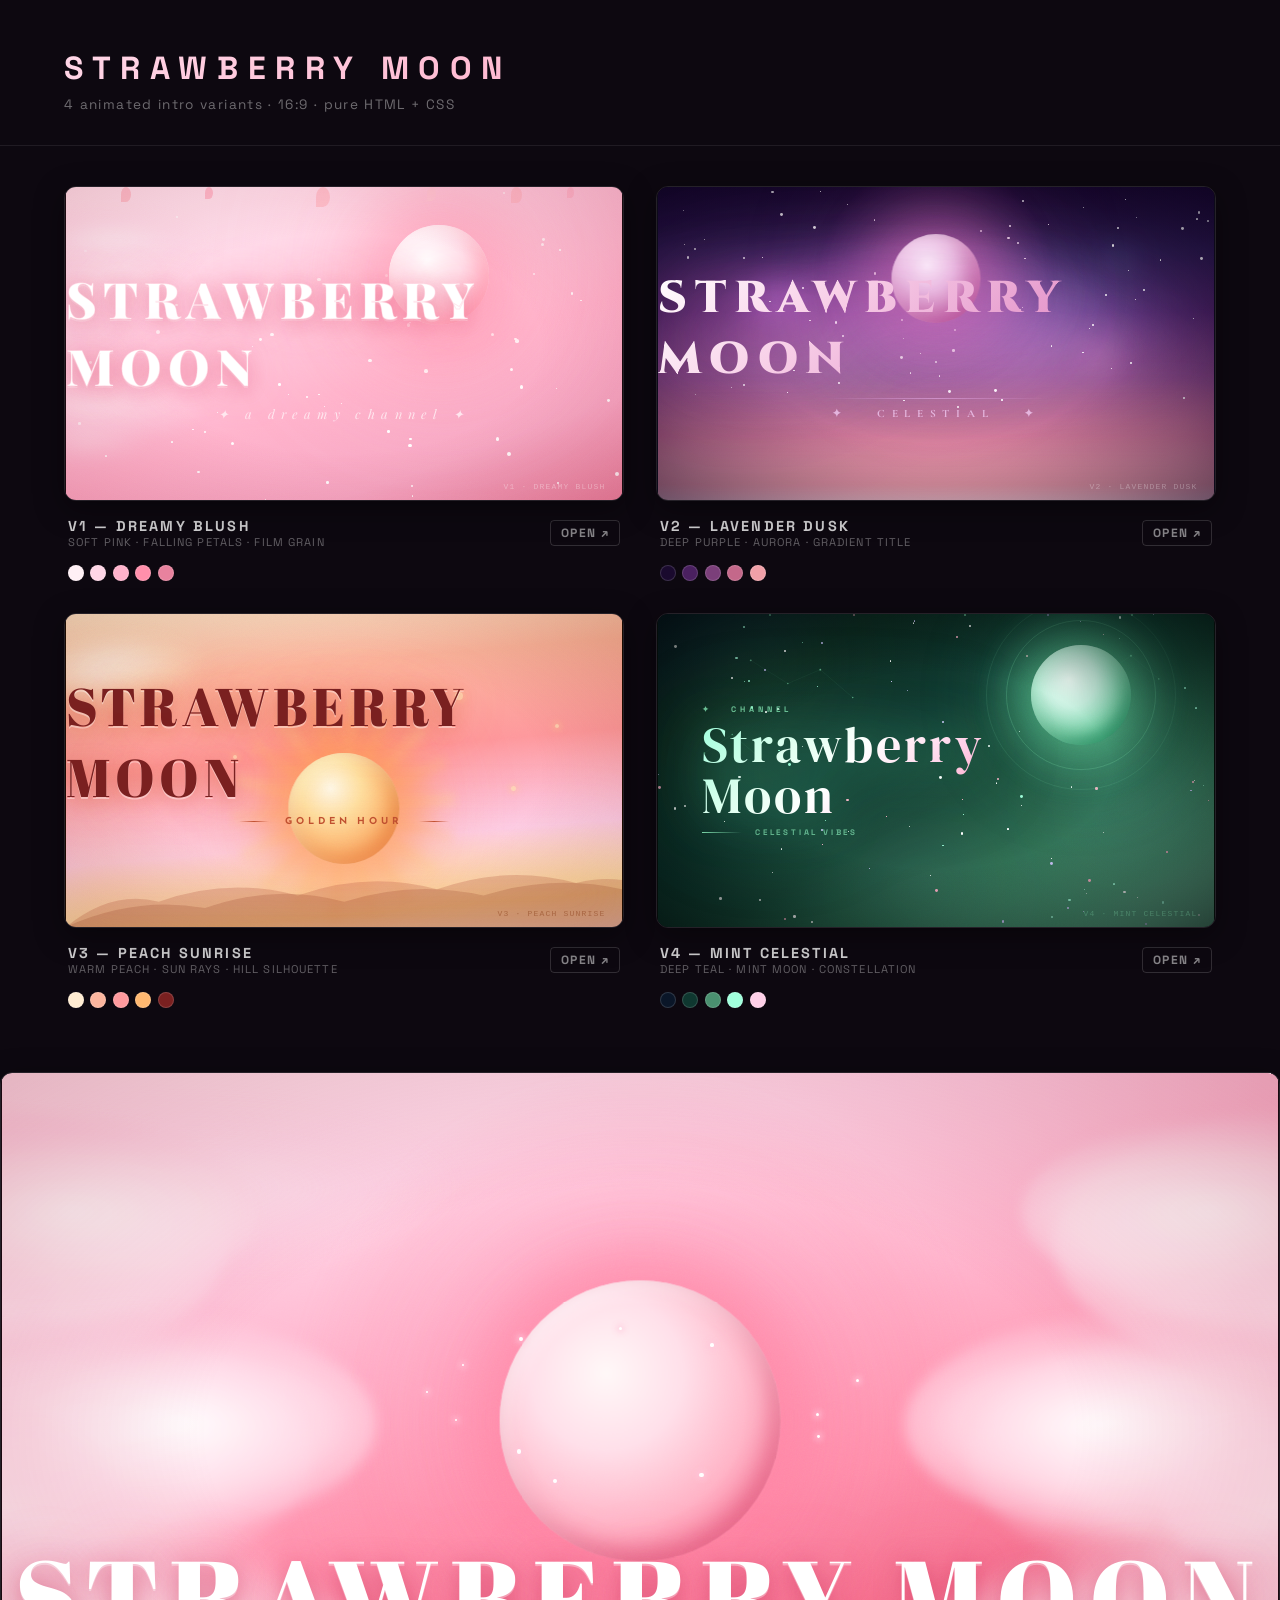
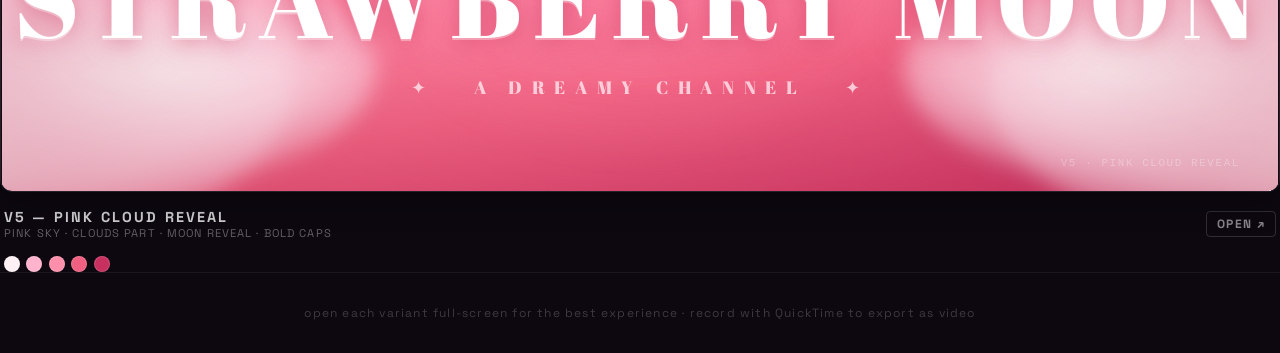
<file: archive/gallery.html>
<!DOCTYPE html>
<html lang="en">
<head>
<meta charset="UTF-8"/>
<meta name="viewport" content="width=device-width, initial-scale=1.0"/>
<title>STRAWBERRY MOON — All Variants</title>
<link href="https://fonts.googleapis.com/css2?family=Space+Grotesk:wght@300;400;700&display=swap" rel="stylesheet"/>
<style>
*{margin:0;padding:0;box-sizing:border-box}
html,body{min-height:100%;background:#0d0810;color:#fff;font-family:'Space Grotesk',sans-serif}

header{
  padding:3rem 4rem 2rem;
  border-bottom:1px solid rgba(255,255,255,.08);
}
header h1{
  font-size:clamp(1.2rem,3vw,2rem);
  font-weight:700;
  letter-spacing:.3em;
  text-transform:uppercase;
  background:linear-gradient(135deg,#ffd6e7,#ffb3cc,#c8a0ff);
  -webkit-background-clip:text;background-clip:text;color:transparent;
}
header p{
  margin-top:.5rem;
  font-size:.85rem;
  color:rgba(255,255,255,.4);
  letter-spacing:.1em;
}

.grid{
  display:grid;
  grid-template-columns:repeat(auto-fit,minmax(min(100%,520px),1fr));
  gap:2rem;
  padding:2.5rem 4rem 4rem;
}

.card{
  display:flex;flex-direction:column;
  gap:1rem;
  cursor:pointer;
}
.card:hover .frame{transform:scale(1.01);box-shadow:0 20px 60px rgba(0,0,0,.6)}

.frame{
  position:relative;
  width:100%;
  aspect-ratio:16/9;
  border-radius:12px;
  overflow:hidden;
  border:1px solid rgba(255,255,255,.1);
  transition:transform .3s ease, box-shadow .3s ease;
  box-shadow:0 8px 30px rgba(0,0,0,.4);
}
.frame iframe{
  width:100%;height:100%;
  border:none;
  pointer-events:none;
}

.card-info{
  display:flex;align-items:center;justify-content:space-between;
  padding:0 .25rem;
}
.card-name{
  font-size:.9rem;
  font-weight:700;
  letter-spacing:.15em;
  text-transform:uppercase;
  color:rgba(255,255,255,.8);
}
.card-tag{
  font-size:.7rem;
  letter-spacing:.1em;
  color:rgba(255,255,255,.35);
  text-transform:uppercase;
}
.card-open{
  display:inline-flex;align-items:center;gap:.4em;
  font-size:.75rem;
  font-weight:700;
  letter-spacing:.12em;
  text-transform:uppercase;
  color:rgba(255,255,255,.5);
  text-decoration:none;
  border:1px solid rgba(255,255,255,.15);
  padding:.35em .8em;
  border-radius:4px;
  transition:all .2s;
}
.card-open:hover{color:#fff;border-color:rgba(255,255,255,.5);background:rgba(255,255,255,.05)}

.palette{
  display:flex;gap:.4rem;
  padding:0 .25rem;
}
.swatch{
  width:16px;height:16px;
  border-radius:50%;
  border:1px solid rgba(255,255,255,.15);
}

footer{
  text-align:center;
  padding:2rem;
  font-size:.75rem;
  color:rgba(255,255,255,.2);
  letter-spacing:.1em;
  border-top:1px solid rgba(255,255,255,.06);
}
</style>
</head>
<body>

<header>
  <h1>Strawberry Moon</h1>
  <p>4 animated intro variants · 16:9 · pure HTML + CSS</p>
</header>

<div class="grid">

  <!-- V1 -->
  <div class="card">
    <div class="frame">
      <iframe src="v1-dreamy-blush.html" title="V1 Dreamy Blush" loading="lazy"></iframe>
    </div>
    <div class="card-info">
      <div>
        <div class="card-name">V1 — Dreamy Blush</div>
        <div class="card-tag">soft pink · falling petals · film grain</div>
      </div>
      <a class="card-open" href="v1-dreamy-blush.html" target="_blank">Open ↗</a>
    </div>
    <div class="palette">
      <div class="swatch" style="background:#fff0f5" title="blush white"></div>
      <div class="swatch" style="background:#ffd6e7" title="soft pink"></div>
      <div class="swatch" style="background:#ffb3cc" title="blush"></div>
      <div class="swatch" style="background:#ff8fab" title="strawberry pink"></div>
      <div class="swatch" style="background:#e8829e" title="dusty rose"></div>
    </div>
  </div>

  <!-- V2 -->
  <div class="card">
    <div class="frame">
      <iframe src="v2-lavender-dusk.html" title="V2 Lavender Dusk" loading="lazy"></iframe>
    </div>
    <div class="card-info">
      <div>
        <div class="card-name">V2 — Lavender Dusk</div>
        <div class="card-tag">deep purple · aurora · gradient title</div>
      </div>
      <a class="card-open" href="v2-lavender-dusk.html" target="_blank">Open ↗</a>
    </div>
    <div class="palette">
      <div class="swatch" style="background:#1a0a2e" title="deep violet"></div>
      <div class="swatch" style="background:#4a2060" title="purple"></div>
      <div class="swatch" style="background:#7b3f7a" title="mauve"></div>
      <div class="swatch" style="background:#c4688a" title="rose"></div>
      <div class="swatch" style="background:#f0a0a8" title="blush"></div>
    </div>
  </div>

  <!-- V3 -->
  <div class="card">
    <div class="frame">
      <iframe src="v3-peach-sunrise.html" title="V3 Peach Sunrise" loading="lazy"></iframe>
    </div>
    <div class="card-info">
      <div>
        <div class="card-name">V3 — Peach Sunrise</div>
        <div class="card-tag">warm peach · sun rays · hill silhouette</div>
      </div>
      <a class="card-open" href="v3-peach-sunrise.html" target="_blank">Open ↗</a>
    </div>
    <div class="palette">
      <div class="swatch" style="background:#ffecd2" title="cream"></div>
      <div class="swatch" style="background:#fcb69f" title="peach"></div>
      <div class="swatch" style="background:#ff9a9e" title="coral pink"></div>
      <div class="swatch" style="background:#ffb870" title="golden"></div>
      <div class="swatch" style="background:#7a2020" title="deep rose"></div>
    </div>
  </div>

  <!-- V4 -->
  <div class="card">
    <div class="frame">
      <iframe src="v4-mint-celestial.html" title="V4 Mint Celestial" loading="lazy"></iframe>
    </div>
    <div class="card-info">
      <div>
        <div class="card-name">V4 — Mint Celestial</div>
        <div class="card-tag">deep teal · mint moon · constellation</div>
      </div>
      <a class="card-open" href="v4-mint-celestial.html" target="_blank">Open ↗</a>
    </div>
    <div class="palette">
      <div class="swatch" style="background:#0a1628" title="deep navy"></div>
      <div class="swatch" style="background:#0f3830" title="deep teal"></div>
      <div class="swatch" style="background:#4a9070" title="sage"></div>
      <div class="swatch" style="background:#a0ffdc" title="mint"></div>
      <div class="swatch" style="background:#ffd0e8" title="blush"></div>
    </div>
  </div>

</div>

  <!-- V5 -->
  <div class="card">
    <div class="frame">
      <iframe src="v5-pink-reveal.html" title="V5 Pink Cloud Reveal" loading="lazy"></iframe>
    </div>
    <div class="card-info">
      <div>
        <div class="card-name">V5 — Pink Cloud Reveal</div>
        <div class="card-tag">pink sky · clouds part · moon reveal · bold caps</div>
      </div>
      <a class="card-open" href="v5-pink-reveal.html" target="_blank">Open ↗</a>
    </div>
    <div class="palette">
      <div class="swatch" style="background:#fff0f5" title="blush white"></div>
      <div class="swatch" style="background:#ffb3cc" title="pink"></div>
      <div class="swatch" style="background:#ff8fab" title="strawberry"></div>
      <div class="swatch" style="background:#f06080" title="rose"></div>
      <div class="swatch" style="background:#c83060" title="deep rose"></div>
    </div>
  </div>

</div>

<footer>open each variant full-screen for the best experience · record with QuickTime to export as video</footer>

</body>
</html>
</file>
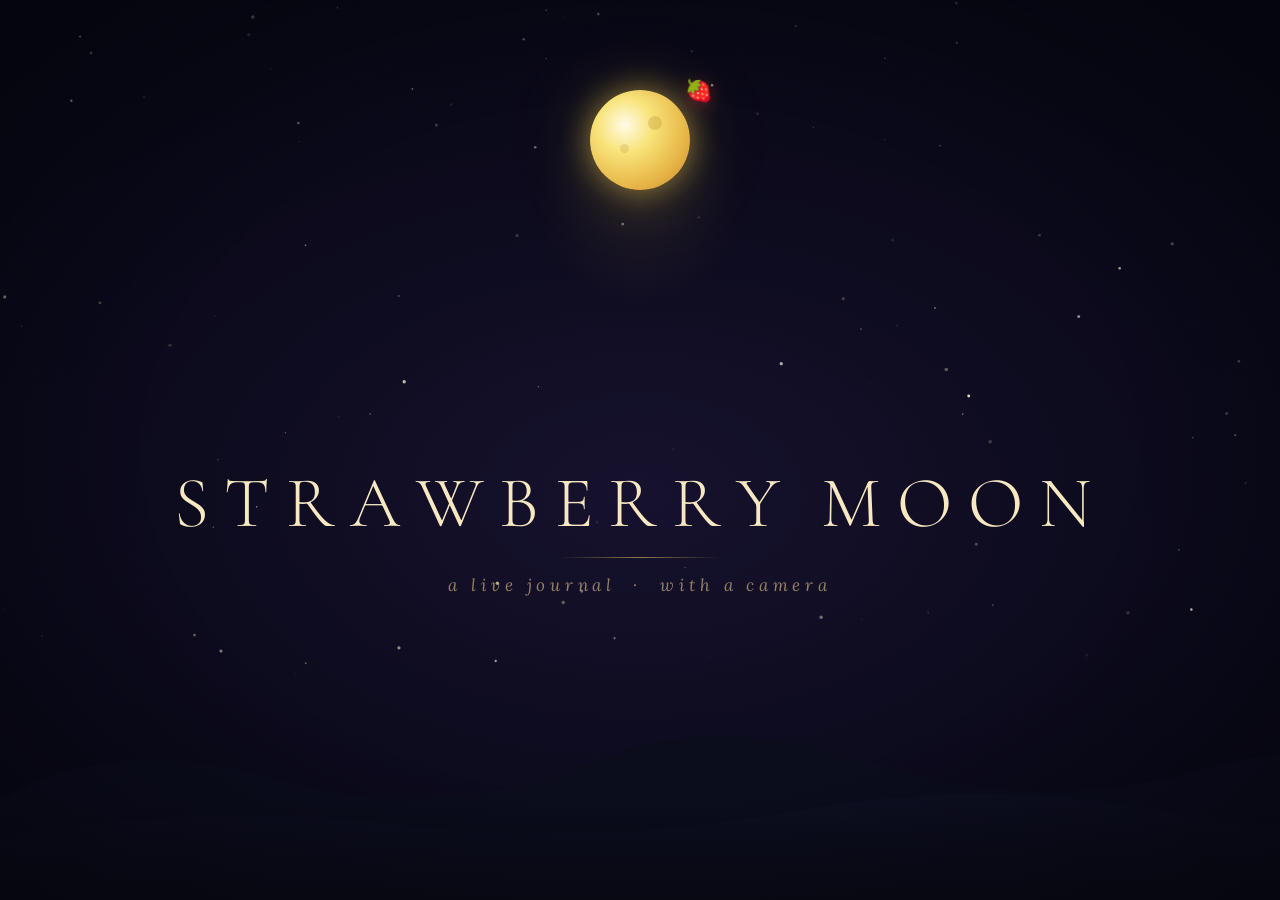
<file: archive/strawberry_moon_intro.html>
<!DOCTYPE html>
<html lang="en">
<head>
<meta charset="UTF-8">
<meta name="viewport" content="width=device-width, initial-scale=1.0">
<title>Strawberry Moon</title>
<link href="https://fonts.googleapis.com/css2?family=Cormorant+Garamond:ital,wght@0,300;0,400;1,300;1,400&family=Lora:ital@0;1&display=swap" rel="stylesheet">
<style>
  *, *::before, *::after { margin: 0; padding: 0; box-sizing: border-box; }
  html, body { width: 100%; height: 100%; background: #080912; overflow: hidden; }

  .scene {
    position: relative;
    width: 100vw; height: 100vh;
    background: radial-gradient(ellipse 80% 70% at 50% 55%, #16122e 0%, #0d0b1e 45%, #060711 100%);
    display: flex; flex-direction: column; align-items: center; justify-content: center;
  }

  #stars-canvas { position: absolute; inset: 0; pointer-events: none; z-index: 1; }

  .moon-halo {
    position: absolute; top: 10vh; left: 50%; transform: translateX(-50%);
    width: 220px; height: 220px; border-radius: 50%;
    background: radial-gradient(circle, rgba(245,215,100,0.08) 0%, transparent 70%);
    animation: haloAppear 2s ease forwards, haloPulse 5s ease-in-out infinite 2.5s;
    opacity: 0; z-index: 2;
  }
  @keyframes haloAppear {
    0% { opacity: 0; transform: translateX(-50%) scale(0.6); }
    100% { opacity: 1; transform: translateX(-50%) scale(1); }
  }
  @keyframes haloPulse {
    0%, 100% { transform: translateX(-50%) scale(1); opacity: 1; }
    50% { transform: translateX(-50%) scale(1.1); opacity: 0.85; }
  }

  .moon-wrap {
    position: absolute; top: 10vh; left: 50%; transform: translateX(-50%);
    z-index: 3;
    animation: moonRise 2s cubic-bezier(0.16, 1, 0.3, 1) forwards;
    animation-delay: 0.3s; opacity: 0;
  }
  @keyframes moonRise {
    0%   { opacity: 0; transform: translateX(-50%) translateY(50px) scale(0.8); }
    60%  { opacity: 1; }
    100% { opacity: 1; transform: translateX(-50%) translateY(0px) scale(1); }
  }

  .moon {
    width: 100px; height: 100px; border-radius: 50%;
    background: radial-gradient(circle at 35% 35%, #fffae8 0%, #f8e47a 30%, #e8b84a 65%, #c8882a 100%);
    box-shadow: 0 0 30px rgba(245,210,80,0.5), 0 0 70px rgba(245,210,80,0.2), 0 0 120px rgba(245,210,80,0.08);
    animation: moonGlow 4s ease-in-out infinite; animation-delay: 2.5s; position: relative;
  }
  @keyframes moonGlow {
    0%, 100% { box-shadow: 0 0 30px rgba(245,210,80,0.5), 0 0 70px rgba(245,210,80,0.2), 0 0 120px rgba(245,210,80,0.08); }
    50%       { box-shadow: 0 0 45px rgba(245,210,80,0.65), 0 0 90px rgba(245,210,80,0.28), 0 0 150px rgba(245,210,80,0.12); }
  }
  .moon::before {
    content: ''; position: absolute; width: 14px; height: 14px; border-radius: 50%;
    background: rgba(180,130,40,0.28); top: 26px; left: 58px;
  }
  .moon::after {
    content: ''; position: absolute; width: 9px; height: 9px; border-radius: 50%;
    background: rgba(180,130,40,0.22); top: 54px; left: 30px;
  }

  .berry {
    position: absolute; top: -12px; right: -22px; font-size: 22px;
    animation: berryAppear 0.6s ease forwards, berryFloat 3.5s ease-in-out infinite;
    animation-delay: 1.8s, 2.8s; opacity: 0;
    filter: drop-shadow(0 3px 8px rgba(200,50,50,0.45));
  }
  @keyframes berryAppear {
    0%   { opacity: 0; transform: scale(0) rotate(-20deg); }
    70%  { transform: scale(1.15) rotate(5deg); }
    100% { opacity: 1; transform: scale(1) rotate(-5deg); }
  }
  @keyframes berryFloat {
    0%, 100% { transform: translateY(0px) rotate(-5deg); }
    50%       { transform: translateY(-5px) rotate(5deg); }
  }

  .text-block {
    position: relative; z-index: 10; text-align: center; margin-top: 18vh;
  }
  .channel-name {
    font-family: 'Cormorant Garamond', Georgia, serif; font-weight: 300;
    font-size: clamp(36px, 6.5vw, 72px); color: #f7e8c2;
    letter-spacing: 0.22em; text-transform: uppercase; line-height: 1;
    display: flex; justify-content: center;
  }
  .letter {
    display: inline-block; opacity: 0; transform: translateY(22px);
    animation: letterUp 0.7s cubic-bezier(0.16, 1, 0.3, 1) forwards;
  }
  .space { display: inline-block; width: 0.35em; }
  @keyframes letterUp {
    0%   { opacity: 0; transform: translateY(22px); }
    100% { opacity: 1; transform: translateY(0); }
  }

  .divider {
    width: 0; height: 1px;
    background: linear-gradient(to right, transparent, rgba(245,210,100,0.55), transparent);
    margin: 18px auto 0;
    animation: lineExpand 1s ease forwards; animation-delay: 2.8s;
  }
  @keyframes lineExpand {
    0%   { width: 0; opacity: 0; }
    100% { width: 160px; opacity: 1; }
  }

  .tagline {
    font-family: 'Lora', Georgia, serif; font-style: italic; font-weight: 400;
    font-size: clamp(12px, 2vw, 17px); color: rgba(220,190,130,0.65);
    letter-spacing: 0.28em; margin-top: 16px;
    opacity: 0; animation: fadeIn 1.2s ease forwards; animation-delay: 3.3s;
  }
  @keyframes fadeIn {
    0%   { opacity: 0; transform: translateY(8px); }
    100% { opacity: 1; transform: translateY(0); }
  }

  .particles { position: absolute; inset: 0; pointer-events: none; z-index: 4; }
  .particle {
    position: absolute; opacity: 0;
    animation: particleDrift var(--dur) ease-in-out infinite var(--del);
  }
  @keyframes particleDrift {
    0%   { opacity: 0; transform: translateY(10px) scale(0.5); }
    25%  { opacity: 0.7; }
    75%  { opacity: 0.4; }
    100% { opacity: 0; transform: translateY(-90px) scale(1) rotate(180deg); }
  }

  .hills { position: absolute; bottom: 0; left: 0; right: 0; height: 200px; pointer-events: none; z-index: 5; }
  .mist {
    position: absolute; bottom: 0; left: 0; right: 0; height: 100px;
    background: linear-gradient(to top, rgba(8,9,18,0.85) 0%, transparent 100%);
    z-index: 6; pointer-events: none;
  }
  .vignette {
    position: absolute; inset: 0;
    background: radial-gradient(ellipse at 50% 50%, transparent 55%, rgba(4,4,12,0.65) 100%);
    pointer-events: none; z-index: 7;
  }
</style>
</head>
<body>
<div class="scene">
  <canvas id="stars-canvas"></canvas>
  <div class="moon-halo"></div>
  <div class="moon-wrap">
    <div class="moon"></div>
    <div class="berry">🍓</div>
  </div>
  <div class="particles" id="particles"></div>
  <div class="text-block">
    <div class="channel-name" id="channel-name"></div>
    <div class="divider"></div>
    <div class="tagline">a live journal &nbsp;·&nbsp; with a camera</div>
  </div>
  <svg class="hills" viewBox="0 0 1440 200" preserveAspectRatio="none" xmlns="http://www.w3.org/2000/svg">
    <path d="M0,200 L0,100 Q120,30 280,80 Q440,125 600,60 Q720,10 880,65 Q1040,115 1200,70 Q1340,30 1440,90 L1440,200 Z" fill="#0b0c1c"/>
    <path d="M0,200 L0,140 Q200,100 400,125 Q600,148 800,110 Q1000,75 1200,118 Q1340,138 1440,125 L1440,200 Z" fill="#0d0e20"/>
  </svg>
  <div class="mist"></div>
  <div class="vignette"></div>
</div>

<script>
const canvas = document.getElementById('stars-canvas');
const ctx = canvas.getContext('2d');
canvas.width = window.innerWidth;
canvas.height = window.innerHeight;

const stars = Array.from({ length: 120 }, () => ({
  x: Math.random() * canvas.width,
  y: Math.random() * canvas.height * 0.75,
  r: Math.random() * 1.4 + 0.4,
  speed: Math.random() * 0.015 + 0.005,
  phase: Math.random() * Math.PI * 2,
  maxAlpha: Math.random() * 0.7 + 0.2
}));

function drawStars(t) {
  ctx.clearRect(0, 0, canvas.width, canvas.height);
  stars.forEach(s => {
    const alpha = s.maxAlpha * (0.5 + 0.5 * Math.sin(t * s.speed + s.phase));
    ctx.beginPath();
    ctx.arc(s.x, s.y, s.r, 0, Math.PI * 2);
    ctx.fillStyle = `rgba(255,248,220,${alpha})`;
    ctx.fill();
  });
  requestAnimationFrame(drawStars);
}
requestAnimationFrame(drawStars);

const name = "Strawberry Moon";
const container = document.getElementById('channel-name');
let delay = 1.5;
for (let i = 0; i < name.length; i++) {
  if (name[i] === ' ') {
    const sp = document.createElement('span');
    sp.className = 'space';
    container.appendChild(sp);
  } else {
    const span = document.createElement('span');
    span.className = 'letter';
    span.textContent = name[i];
    span.style.animationDelay = delay + 's';
    delay += 0.06;
    container.appendChild(span);
  }
}

const pContainer = document.getElementById('particles');
const symbols = ['✦', '·', '✧', '⋆'];
for (let i = 0; i < 18; i++) {
  const p = document.createElement('div');
  p.className = 'particle';
  p.textContent = symbols[Math.floor(Math.random() * symbols.length)];
  const isWarm = Math.random() > 0.5;
  p.style.cssText = `
    left: ${10 + Math.random() * 80}%;
    top: ${20 + Math.random() * 60}%;
    --dur: ${7 + Math.random() * 8}s;
    --del: ${3 + Math.random() * 6}s;
    font-size: ${6 + Math.random() * 6}px;
    color: rgba(${isWarm ? '245,215,130' : '200,230,180'},${0.3 + Math.random() * 0.4});
  `;
  pContainer.appendChild(p);
}
</script>
</body>
</html>
</file>
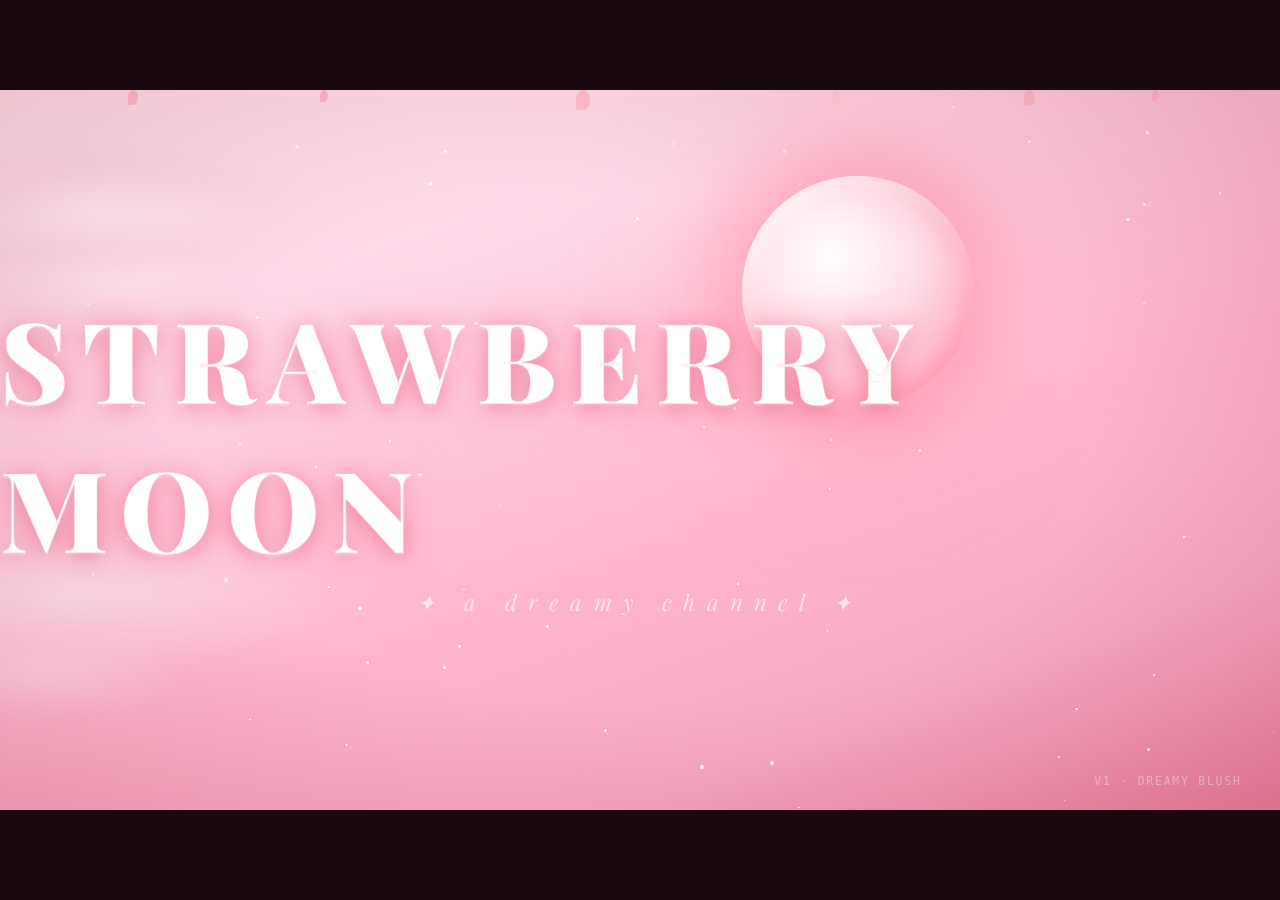
<file: archive/v1-dreamy-blush.html>
<!DOCTYPE html>
<html lang="en">
<head>
<meta charset="UTF-8"/>
<meta name="viewport" content="width=device-width, initial-scale=1.0"/>
<title>STRAWBERRY MOON — V1 Dreamy Blush</title>
<link href="https://fonts.googleapis.com/css2?family=Playfair+Display:wght@700;900&display=swap" rel="stylesheet"/>
<style>
*{margin:0;padding:0;box-sizing:border-box}
html,body{width:100%;height:100%;background:#1a0a0f;display:flex;align-items:center;justify-content:center}

/* ── 16:9 stage ── */
.stage{
  position:relative;
  width:min(100vw, 177.78vh);
  height:min(56.25vw, 100vh);
  overflow:hidden;
  background:linear-gradient(160deg,#fff0f5 0%,#ffd6e7 30%,#ffb3cc 60%,#f7a8c4 80%,#e8829e 100%);
  animation:skyShift 6s ease-in-out infinite alternate;
}
@keyframes skyShift{
  0%{background:linear-gradient(160deg,#fff0f5 0%,#ffd6e7 30%,#ffb3cc 60%,#f7a8c4 80%,#e8829e 100%)}
  100%{background:linear-gradient(160deg,#fff5f8 0%,#ffe4ef 30%,#ffc4d8 60%,#ffaac6 80%,#f090b0 100%)}
}

/* ── Moon ── */
.moon{
  position:absolute;
  top:12%;left:58%;
  width:18%;aspect-ratio:1;
  border-radius:50%;
  background:radial-gradient(circle at 38% 35%,#fff 0%,#ffe0ea 40%,#ffb3c6 75%,#ff8fab 100%);
  box-shadow:0 0 60px 30px rgba(255,143,171,.5),0 0 120px 60px rgba(255,183,197,.25),inset -6px -8px 20px rgba(255,100,130,.3),inset 5px 6px 15px rgba(255,255,255,.7);
  animation:moonBob 4s ease-in-out infinite, moonGlow 3s ease-in-out infinite alternate, fadeInScale 1.2s ease-out both;
}
@keyframes moonBob{0%,100%{transform:translateY(0)}50%{transform:translateY(-4%)}}
@keyframes moonGlow{0%{box-shadow:0 0 60px 30px rgba(255,143,171,.5),0 0 120px 60px rgba(255,183,197,.25)}100%{box-shadow:0 0 80px 45px rgba(255,143,171,.7),0 0 160px 80px rgba(255,183,197,.4)}}
@keyframes fadeInScale{from{opacity:0;transform:scale(.7)}to{opacity:1;transform:scale(1)}}

/* ── Stars ── */
.stars{position:absolute;inset:0;pointer-events:none}
.star{
  position:absolute;
  background:#fff;
  border-radius:50%;
  animation:starTwinkle 2s ease-in-out infinite;
}
@keyframes starTwinkle{0%,100%{opacity:.2;transform:scale(.8)}50%{opacity:1;transform:scale(1.3)}}

/* ── Clouds ── */
.cloud{
  position:absolute;
  border-radius:50%;
  background:radial-gradient(ellipse,rgba(255,255,255,.9) 0%,rgba(255,220,235,.6) 50%,transparent 80%);
  filter:blur(8px);
  animation:cloudDrift linear infinite;
}
@keyframes cloudDrift{from{transform:translateX(-30%)}to{transform:translateX(120%)}}

/* ── Petals ── */
.petal{
  position:absolute;
  width:12px;height:18px;
  border-radius:50% 50% 50% 0;
  background:rgba(255,182,193,.7);
  animation:petalFall linear infinite;
  transform-origin:center;
}
@keyframes petalFall{
  0%{transform:translateY(-10%) rotate(0deg) translateX(0);opacity:0}
  10%{opacity:.8}
  90%{opacity:.6}
  100%{transform:translateY(110%) rotate(360deg) translateX(40px);opacity:0}
}

/* ── Grain ── */
.grain{
  position:absolute;inset:0;pointer-events:none;
  opacity:.12;mix-blend-mode:overlay;
  background-image:url("data:image/svg+xml;utf8,<svg xmlns='http://www.w3.org/2000/svg' width='200' height='200'><filter id='n'><feTurbulence type='fractalNoise' baseFrequency='.85' numOctaves='2' stitchTiles='stitch'/></filter><rect width='100%' height='100%' filter='url(%23n)' opacity='.5'/></svg>");
  animation:grainMove .6s steps(3) infinite;
}
@keyframes grainMove{0%{transform:translate(0,0)}33%{transform:translate(-2%,1%)}66%{transform:translate(1%,-2%)}100%{transform:translate(0,0)}}

/* ── Vignette ── */
.vignette{position:absolute;inset:0;background:radial-gradient(ellipse at center,transparent 50%,rgba(180,60,90,.25) 100%);pointer-events:none}

/* ── Title ── */
.title{
  position:absolute;inset:0;
  display:flex;flex-direction:column;align-items:center;justify-content:center;
  gap:.4em;
}
.title-main{
  font-family:'Playfair Display',serif;
  font-weight:900;
  font-size:clamp(2.5rem,9vw,7rem);
  color:#fff;
  letter-spacing:.12em;
  text-transform:uppercase;
  text-shadow:0 0 40px rgba(255,143,171,.8),0 4px 20px rgba(200,60,90,.4),0 2px 0 rgba(255,255,255,.3);
  opacity:0;
  animation:titleReveal 1.4s cubic-bezier(.16,1,.3,1) 1s forwards;
  -webkit-text-stroke:1px rgba(255,200,215,.4);
}
.title-sub{
  font-family:'Playfair Display',serif;
  font-weight:400;
  font-style:italic;
  font-size:clamp(.8rem,2vw,1.4rem);
  color:rgba(255,240,245,.85);
  letter-spacing:.5em;
  text-transform:lowercase;
  opacity:0;
  animation:titleReveal 1.2s ease-out 2s forwards;
}
@keyframes titleReveal{
  0%{opacity:0;transform:translateY(20px) scale(.95)}
  100%{opacity:1;transform:translateY(0) scale(1)}
}

/* ── Shimmer line ── */
.shimmer{
  position:absolute;
  top:0;left:-100%;
  width:60%;height:100%;
  background:linear-gradient(105deg,transparent 40%,rgba(255,255,255,.15) 50%,transparent 60%);
  animation:shimmerSweep 6s ease-in-out infinite;
  pointer-events:none;
}
@keyframes shimmerSweep{0%,100%{left:-100%}50%{left:150%}}

/* ── Label ── */
.label{position:absolute;bottom:3%;right:3%;font-family:monospace;font-size:clamp(.5rem,.9vw,.75rem);color:rgba(255,255,255,.35);letter-spacing:.15em}
</style>
</head>
<body>
<div class="stage">

  <!-- Stars -->
  <div class="stars" id="stars"></div>

  <!-- Clouds -->
  <div class="cloud" style="width:35%;height:18%;top:8%;left:-10%;animation-duration:18s;opacity:.7"></div>
  <div class="cloud" style="width:28%;height:14%;top:20%;left:-5%;animation-duration:24s;animation-delay:-8s;opacity:.5"></div>
  <div class="cloud" style="width:40%;height:20%;top:60%;left:-15%;animation-duration:20s;animation-delay:-4s;opacity:.6"></div>
  <div class="cloud" style="width:22%;height:12%;top:75%;left:-8%;animation-duration:15s;animation-delay:-12s;opacity:.4"></div>

  <!-- Moon -->
  <div class="moon"></div>

  <!-- Petals -->
  <div class="petal" style="left:10%;animation-duration:7s;animation-delay:0s;width:10px;height:15px"></div>
  <div class="petal" style="left:25%;animation-duration:9s;animation-delay:-2s;width:8px;height:12px;background:rgba(255,160,180,.6)"></div>
  <div class="petal" style="left:45%;animation-duration:6s;animation-delay:-4s;width:14px;height:20px"></div>
  <div class="petal" style="left:65%;animation-duration:8s;animation-delay:-1s;width:9px;height:14px;background:rgba(255,200,210,.7)"></div>
  <div class="petal" style="left:80%;animation-duration:10s;animation-delay:-3s;width:11px;height:16px"></div>
  <div class="petal" style="left:90%;animation-duration:7.5s;animation-delay:-5s;width:7px;height:11px;background:rgba(255,170,190,.5)"></div>

  <!-- Shimmer -->
  <div class="shimmer"></div>

  <!-- Grain -->
  <div class="grain"></div>

  <!-- Vignette -->
  <div class="vignette"></div>

  <!-- Title -->
  <div class="title">
    <div class="title-main">Strawberry Moon</div>
    <div class="title-sub">✦ a dreamy channel ✦</div>
  </div>

  <div class="label">V1 · DREAMY BLUSH</div>
</div>

<script>
// Generate random stars
const starsEl = document.getElementById('stars');
for(let i=0;i<60;i++){
  const s = document.createElement('div');
  s.className = 'star';
  const size = Math.random()*3+1;
  s.style.cssText = `width:${size}px;height:${size}px;top:${Math.random()*100}%;left:${Math.random()*100}%;animation-delay:${Math.random()*3}s;animation-duration:${1.5+Math.random()*2}s`;
  starsEl.appendChild(s);
}
</script>
</body>
</html>
</file>
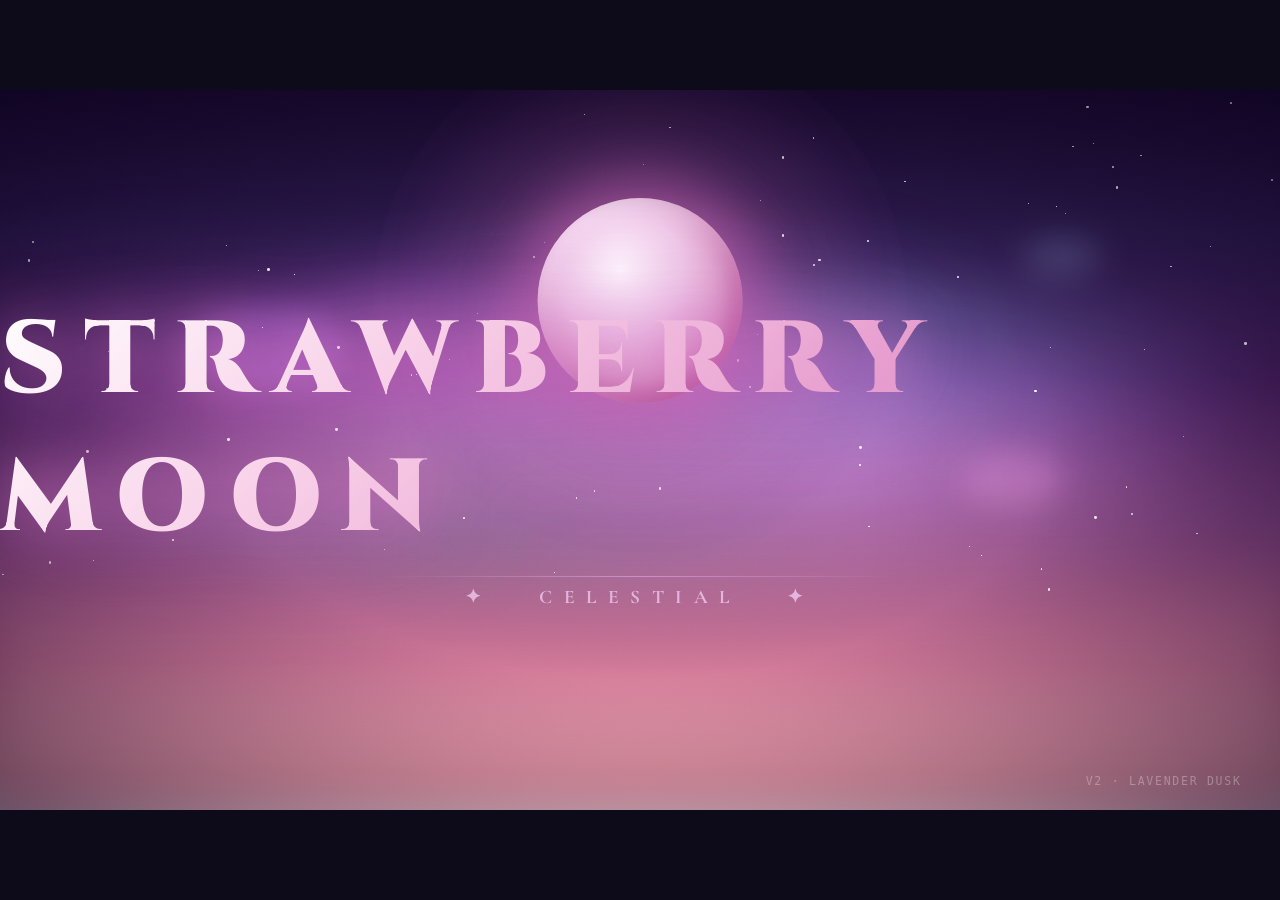
<file: archive/v2-lavender-dusk.html>
<!DOCTYPE html>
<html lang="en">
<head>
<meta charset="UTF-8"/>
<meta name="viewport" content="width=device-width, initial-scale=1.0"/>
<title>STRAWBERRY MOON — V2 Lavender Dusk</title>
<link href="https://fonts.googleapis.com/css2?family=Cormorant+Garamond:wght@700;900&family=Cinzel:wght@700;900&display=swap" rel="stylesheet"/>
<style>
*{margin:0;padding:0;box-sizing:border-box}
html,body{width:100%;height:100%;background:#0d0a1a;display:flex;align-items:center;justify-content:center}

.stage{
  position:relative;
  width:min(100vw,177.78vh);
  height:min(56.25vw,100vh);
  overflow:hidden;
}

/* ── Sky layers ── */
.sky{
  position:absolute;inset:0;
  background:linear-gradient(180deg,
    #1a0a2e 0%,
    #2d1b4e 20%,
    #4a2060 40%,
    #7b3f7a 60%,
    #c4688a 80%,
    #f0a0a8 95%,
    #ffd4d8 100%);
  animation:skyPulse 6s ease-in-out infinite alternate;
}
@keyframes skyPulse{
  0%{filter:brightness(1) hue-rotate(0deg)}
  100%{filter:brightness(1.08) hue-rotate(5deg)}
}

/* ── Horizon glow ── */
.horizon{
  position:absolute;
  bottom:0;left:0;right:0;
  height:35%;
  background:linear-gradient(0deg,rgba(255,160,180,.6) 0%,rgba(255,180,200,.3) 40%,transparent 100%);
  filter:blur(20px);
  animation:horizonPulse 4s ease-in-out infinite alternate;
}
@keyframes horizonPulse{0%{opacity:.7}100%{opacity:1}}

/* ── Moon ── */
.moon-container{
  position:absolute;
  top:15%;left:50%;
  transform:translateX(-50%);
  width:16%;aspect-ratio:1;
  animation:moonRise 6s ease-out both, moonFloat 5s ease-in-out 1s infinite;
}
@keyframes moonRise{from{transform:translateX(-50%) translateY(30%);opacity:0}to{transform:translateX(-50%) translateY(0);opacity:1}}
@keyframes moonFloat{0%,100%{transform:translateX(-50%) translateY(0)}50%{transform:translateX(-50%) translateY(-3%)}}

.moon-halo{
  position:absolute;inset:-80%;
  border-radius:50%;
  background:radial-gradient(circle,rgba(255,180,200,.4) 0%,rgba(200,120,180,.2) 30%,rgba(150,80,160,.1) 60%,transparent 75%);
  animation:haloBreath 3s ease-in-out infinite alternate;
}
@keyframes haloBreath{0%{transform:scale(1);opacity:.7}100%{transform:scale(1.1);opacity:1}}

.moon-body{
  position:absolute;inset:0;
  border-radius:50%;
  background:radial-gradient(circle at 40% 35%,#fff8ff 0%,#f0c8e8 35%,#d890c0 65%,#c060a0 85%,#a03080 100%);
  box-shadow:
    inset -8px -10px 25px rgba(160,48,128,.5),
    inset 6px 8px 18px rgba(255,240,255,.6),
    0 0 50px 20px rgba(200,100,180,.5),
    0 0 100px 50px rgba(180,80,160,.25);
}

/* ── Aurora bands ── */
.aurora{
  position:absolute;
  left:0;right:0;
  height:25%;
  border-radius:50%;
  filter:blur(30px);
  mix-blend-mode:screen;
  animation:auroraWave ease-in-out infinite alternate;
}
.aurora-1{top:25%;background:linear-gradient(90deg,transparent,rgba(180,100,220,.4),rgba(100,180,255,.3),transparent);animation-duration:7s;animation-delay:0s}
.aurora-2{top:35%;background:linear-gradient(90deg,transparent,rgba(255,100,180,.3),rgba(180,100,255,.4),transparent);animation-duration:9s;animation-delay:-3s}
.aurora-3{top:45%;background:linear-gradient(90deg,transparent,rgba(100,220,200,.2),rgba(255,150,200,.3),transparent);animation-duration:11s;animation-delay:-5s}
@keyframes auroraWave{0%{transform:scaleX(1) translateX(-5%);opacity:.5}100%{transform:scaleX(1.1) translateX(5%);opacity:.9}}

/* ── Stars ── */
.stars{position:absolute;inset:0;pointer-events:none}
.star{position:absolute;background:#fff;border-radius:50%;animation:starTwinkle ease-in-out infinite}
@keyframes starTwinkle{0%,100%{opacity:.1;transform:scale(.6)}50%{opacity:1;transform:scale(1.4)}}

/* ── Floating orbs ── */
.orb{
  position:absolute;
  border-radius:50%;
  filter:blur(15px);
  animation:orbFloat ease-in-out infinite;
  mix-blend-mode:screen;
}
@keyframes orbFloat{0%,100%{transform:translateY(0) scale(1)}50%{transform:translateY(-8%) scale(1.05)}}

/* ── Grain ── */
.grain{
  position:absolute;inset:0;pointer-events:none;
  opacity:.1;mix-blend-mode:overlay;
  background-image:url("data:image/svg+xml;utf8,<svg xmlns='http://www.w3.org/2000/svg' width='200' height='200'><filter id='n'><feTurbulence type='fractalNoise' baseFrequency='.85' numOctaves='2' stitchTiles='stitch'/></filter><rect width='100%' height='100%' filter='url(%23n)' opacity='.5'/></svg>");
  animation:grainMove .7s steps(3) infinite;
}
@keyframes grainMove{0%{transform:translate(0,0)}33%{transform:translate(-2%,1%)}66%{transform:translate(1%,-2%)}100%{transform:translate(0,0)}}

/* ── Vignette ── */
.vignette{position:absolute;inset:0;background:radial-gradient(ellipse at center,transparent 45%,rgba(10,0,30,.6) 100%);pointer-events:none}

/* ── Title ── */
.title{
  position:absolute;inset:0;
  display:flex;flex-direction:column;align-items:center;justify-content:center;
  gap:.5em;
}
.title-main{
  font-family:'Cinzel',serif;
  font-weight:900;
  font-size:clamp(2rem,8vw,6.5rem);
  color:transparent;
  background:linear-gradient(135deg,#fff 0%,#f8d0e8 30%,#e8a0d0 60%,#d070b8 100%);
  -webkit-background-clip:text;
  background-clip:text;
  letter-spacing:.18em;
  text-transform:uppercase;
  text-shadow:none;
  filter:drop-shadow(0 0 30px rgba(220,120,200,.8)) drop-shadow(0 0 60px rgba(180,80,180,.4));
  opacity:0;
  animation:titleGlow 1.6s cubic-bezier(.16,1,.3,1) 1.2s forwards;
}
.title-line{
  width:40%;height:1px;
  background:linear-gradient(90deg,transparent,rgba(220,160,220,.7),transparent);
  opacity:0;
  animation:lineExpand 1s ease-out 2.4s forwards;
}
.title-sub{
  font-family:'Cormorant Garamond',serif;
  font-weight:700;
  font-size:clamp(.7rem,1.6vw,1.2rem);
  color:rgba(240,200,240,.8);
  letter-spacing:.6em;
  text-transform:uppercase;
  opacity:0;
  animation:titleGlow .8s ease-out 2.8s forwards;
}
@keyframes titleGlow{
  0%{opacity:0;transform:scale(.9) translateY(15px)}
  100%{opacity:1;transform:scale(1) translateY(0)}
}
@keyframes lineExpand{
  0%{opacity:0;transform:scaleX(0)}
  100%{opacity:1;transform:scaleX(1)}
}

.label{position:absolute;bottom:3%;right:3%;font-family:monospace;font-size:clamp(.5rem,.9vw,.75rem);color:rgba(255,255,255,.3);letter-spacing:.15em}
</style>
</head>
<body>
<div class="stage">
  <div class="sky"></div>
  <div class="horizon"></div>

  <!-- Aurora -->
  <div class="aurora aurora-1"></div>
  <div class="aurora aurora-2"></div>
  <div class="aurora aurora-3"></div>

  <!-- Stars -->
  <div class="stars" id="stars"></div>

  <!-- Floating orbs -->
  <div class="orb" style="width:12%;height:12%;top:30%;left:15%;background:rgba(200,100,255,.3);animation-duration:8s"></div>
  <div class="orb" style="width:8%;height:8%;top:50%;left:75%;background:rgba(255,120,200,.25);animation-duration:6s;animation-delay:-3s"></div>
  <div class="orb" style="width:6%;height:6%;top:20%;left:80%;background:rgba(150,200,255,.2);animation-duration:10s;animation-delay:-5s"></div>

  <!-- Moon -->
  <div class="moon-container">
    <div class="moon-halo"></div>
    <div class="moon-body"></div>
  </div>

  <!-- Grain -->
  <div class="grain"></div>
  <!-- Vignette -->
  <div class="vignette"></div>

  <!-- Title -->
  <div class="title">
    <div class="title-main">Strawberry Moon</div>
    <div class="title-line"></div>
    <div class="title-sub">✦ &nbsp; celestial &nbsp; ✦</div>
  </div>

  <div class="label">V2 · LAVENDER DUSK</div>
</div>

<script>
const starsEl = document.getElementById('stars');
for(let i=0;i<80;i++){
  const s=document.createElement('div');
  s.className='star';
  const sz=Math.random()*2.5+.5;
  s.style.cssText=`width:${sz}px;height:${sz}px;top:${Math.random()*70}%;left:${Math.random()*100}%;animation-delay:${Math.random()*4}s;animation-duration:${1.5+Math.random()*3}s`;
  starsEl.appendChild(s);
}
</script>
</body>
</html>
</file>
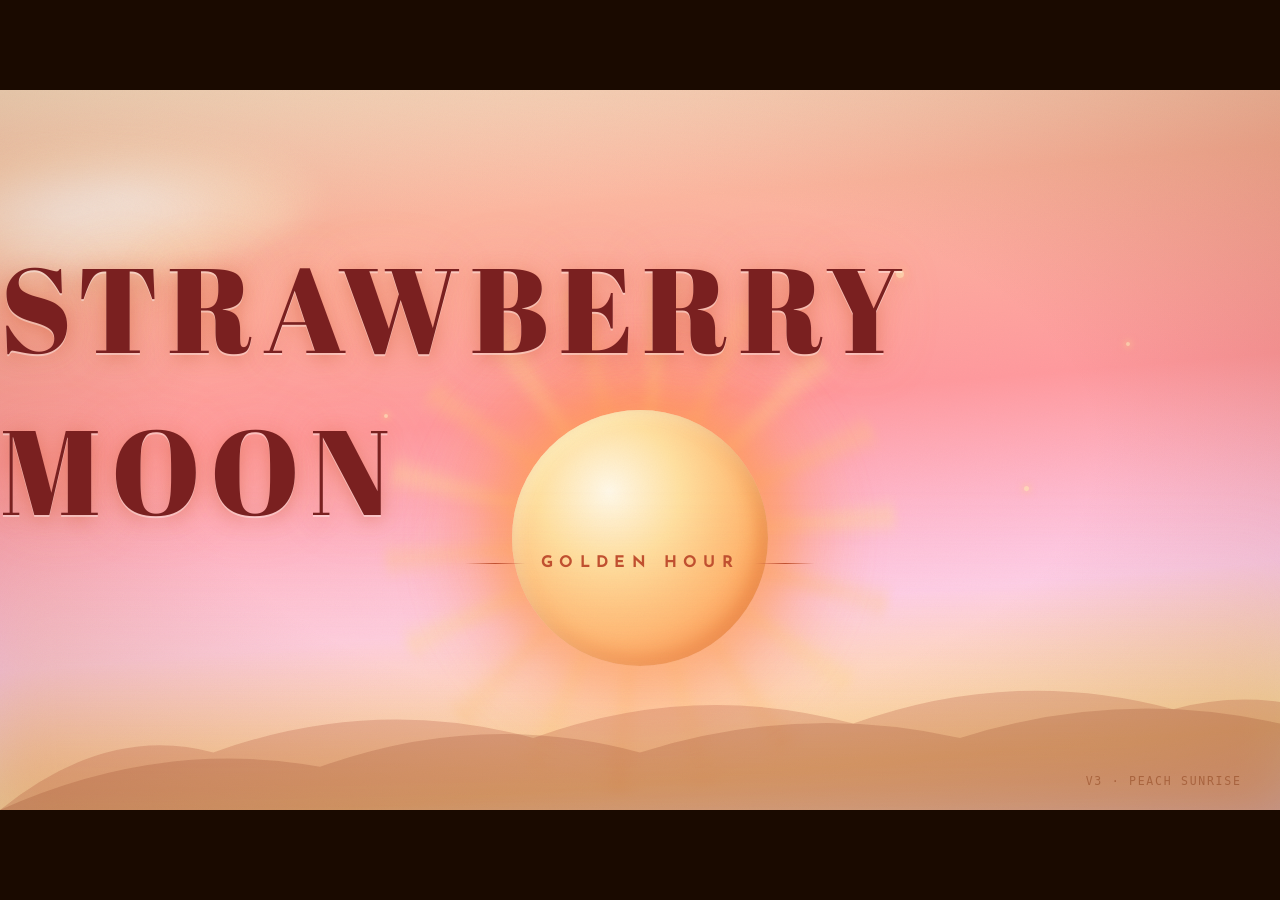
<file: archive/v3-peach-sunrise.html>
<!DOCTYPE html>
<html lang="en">
<head>
<meta charset="UTF-8"/>
<meta name="viewport" content="width=device-width, initial-scale=1.0"/>
<title>STRAWBERRY MOON — V3 Peach Sunrise</title>
<link href="https://fonts.googleapis.com/css2?family=Abril+Fatface&family=Josefin+Sans:wght@700&display=swap" rel="stylesheet"/>
<style>
*{margin:0;padding:0;box-sizing:border-box}
html,body{width:100%;height:100%;background:#1a0a00;display:flex;align-items:center;justify-content:center}

.stage{
  position:relative;
  width:min(100vw,177.78vh);
  height:min(56.25vw,100vh);
  overflow:hidden;
}

/* ── Sky ── */
.sky{
  position:absolute;inset:0;
  background:linear-gradient(175deg,
    #ffecd2 0%,
    #fcb69f 20%,
    #ff9a9e 45%,
    #fecfef 70%,
    #ffeaa7 90%,
    #fff 100%);
  animation:skyShift 6s ease-in-out infinite alternate;
}
@keyframes skyShift{
  0%{filter:brightness(1) saturate(1)}
  100%{filter:brightness(1.06) saturate(1.1)}
}

/* ── Sun/Moon ── */
.moon-wrap{
  position:absolute;
  bottom:20%;left:50%;
  transform:translateX(-50%);
  width:20%;aspect-ratio:1;
  animation:moonRise 2.5s cubic-bezier(.2,.8,.2,1) .5s both;
}
@keyframes moonRise{
  from{transform:translateX(-50%) translateY(60%);opacity:0}
  to{transform:translateX(-50%) translateY(0);opacity:1}
}

.moon-rays{
  position:absolute;inset:-50%;
  border-radius:50%;
  background:conic-gradient(
    from 0deg,
    transparent 0deg, rgba(255,220,150,.4) 5deg, transparent 10deg,
    transparent 20deg, rgba(255,200,120,.3) 25deg, transparent 30deg,
    transparent 40deg, rgba(255,220,150,.4) 45deg, transparent 50deg,
    transparent 60deg, rgba(255,200,120,.3) 65deg, transparent 70deg,
    transparent 80deg, rgba(255,220,150,.4) 85deg, transparent 90deg,
    transparent 100deg, rgba(255,200,120,.3) 105deg, transparent 110deg,
    transparent 120deg, rgba(255,220,150,.4) 125deg, transparent 130deg,
    transparent 140deg, rgba(255,200,120,.3) 145deg, transparent 150deg,
    transparent 160deg, rgba(255,220,150,.4) 165deg, transparent 170deg,
    transparent 180deg, rgba(255,200,120,.3) 185deg, transparent 190deg,
    transparent 200deg, rgba(255,220,150,.4) 205deg, transparent 210deg,
    transparent 220deg, rgba(255,200,120,.3) 225deg, transparent 230deg,
    transparent 240deg, rgba(255,220,150,.4) 245deg, transparent 250deg,
    transparent 260deg, rgba(255,200,120,.3) 265deg, transparent 270deg,
    transparent 280deg, rgba(255,220,150,.4) 285deg, transparent 290deg,
    transparent 300deg, rgba(255,200,120,.3) 305deg, transparent 310deg,
    transparent 320deg, rgba(255,220,150,.4) 325deg, transparent 330deg,
    transparent 340deg, rgba(255,200,120,.3) 345deg, transparent 350deg,
    transparent 360deg
  );
  animation:raysRotate 20s linear infinite;
  filter:blur(4px);
}
@keyframes raysRotate{from{transform:rotate(0deg)}to{transform:rotate(360deg)}}

.moon-glow{
  position:absolute;inset:-40%;
  border-radius:50%;
  background:radial-gradient(circle,rgba(255,200,120,.6) 0%,rgba(255,160,100,.3) 40%,transparent 70%);
  filter:blur(10px);
  animation:glowPulse 3s ease-in-out infinite alternate;
}
@keyframes glowPulse{0%{transform:scale(1);opacity:.8}100%{transform:scale(1.15);opacity:1}}

.moon-body{
  position:absolute;inset:0;
  border-radius:50%;
  background:radial-gradient(circle at 38% 32%,#fff8e8 0%,#ffe0a0 30%,#ffb870 60%,#ff8c42 85%,#e86020 100%);
  box-shadow:
    inset -6px -8px 20px rgba(200,80,20,.4),
    inset 5px 6px 15px rgba(255,255,220,.6),
    0 0 40px 20px rgba(255,160,80,.5),
    0 0 80px 40px rgba(255,120,60,.25);
}

/* ── Horizon glow ── */
.horizon{
  position:absolute;bottom:0;left:0;right:0;height:40%;
  background:linear-gradient(0deg,rgba(255,180,100,.5) 0%,rgba(255,200,150,.3) 40%,transparent 100%);
  filter:blur(25px);
}

/* ── Silhouette hills ── */
.hills{
  position:absolute;bottom:0;left:0;right:0;
  height:30%;
}
.hills svg{width:100%;height:100%}

/* ── Floating particles ── */
.particle{
  position:absolute;
  border-radius:50%;
  background:rgba(255,220,180,.8);
  animation:particleFloat ease-in-out infinite;
  box-shadow:0 0 6px 2px rgba(255,200,150,.5);
}
@keyframes particleFloat{
  0%,100%{transform:translateY(0) scale(1);opacity:.6}
  50%{transform:translateY(-15px) scale(1.2);opacity:1}
}

/* ── Clouds ── */
.cloud{
  position:absolute;
  border-radius:50%;
  background:radial-gradient(ellipse,rgba(255,255,255,.85) 0%,rgba(255,230,200,.5) 50%,transparent 80%);
  filter:blur(10px);
  animation:cloudDrift linear infinite;
}
@keyframes cloudDrift{from{transform:translateX(-20%)}to{transform:translateX(110%)}}

/* ── Grain ── */
.grain{
  position:absolute;inset:0;pointer-events:none;
  opacity:.08;mix-blend-mode:multiply;
  background-image:url("data:image/svg+xml;utf8,<svg xmlns='http://www.w3.org/2000/svg' width='200' height='200'><filter id='n'><feTurbulence type='fractalNoise' baseFrequency='.85' numOctaves='2' stitchTiles='stitch'/></filter><rect width='100%' height='100%' filter='url(%23n)' opacity='.5'/></svg>");
  animation:grainMove .7s steps(3) infinite;
}
@keyframes grainMove{0%{transform:translate(0,0)}33%{transform:translate(-2%,1%)}66%{transform:translate(1%,-2%)}100%{transform:translate(0,0)}}

/* ── Vignette ── */
.vignette{position:absolute;inset:0;background:radial-gradient(ellipse at center,transparent 50%,rgba(120,40,0,.2) 100%);pointer-events:none}

/* ── Title ── */
.title{
  position:absolute;inset:0;
  display:flex;flex-direction:column;align-items:center;justify-content:center;
  gap:.3em;
  padding-bottom:8%;
}
.title-main{
  font-family:'Abril Fatface',serif;
  font-weight:400;
  font-size:clamp(2.5rem,9.5vw,7.5rem);
  color:#7a2020;
  letter-spacing:.08em;
  text-transform:uppercase;
  text-shadow:
    0 2px 0 rgba(255,255,255,.4),
    0 4px 20px rgba(200,80,40,.4),
    0 0 60px rgba(255,160,100,.3);
  opacity:0;
  animation:titleDrop 1.2s cubic-bezier(.34,1.56,.64,1) 1s forwards;
}
.title-badge{
  display:flex;align-items:center;gap:1em;
  opacity:0;
  animation:fadeUp .8s ease-out 2.2s forwards;
}
.title-badge span{
  font-family:'Josefin Sans',sans-serif;
  font-weight:700;
  font-size:clamp(.6rem,1.4vw,1rem);
  color:#c05030;
  letter-spacing:.4em;
  text-transform:uppercase;
}
.title-badge::before,.title-badge::after{
  content:'';display:block;
  width:clamp(30px,5vw,60px);height:1px;
  background:linear-gradient(90deg,transparent,#c05030,transparent);
}
@keyframes titleDrop{
  0%{opacity:0;transform:translateY(-30px) scale(1.05)}
  100%{opacity:1;transform:translateY(0) scale(1)}
}
@keyframes fadeUp{
  0%{opacity:0;transform:translateY(10px)}
  100%{opacity:1;transform:translateY(0)}
}

.label{position:absolute;bottom:3%;right:3%;font-family:monospace;font-size:clamp(.5rem,.9vw,.75rem);color:rgba(120,40,0,.4);letter-spacing:.15em}
</style>
</head>
<body>
<div class="stage">
  <div class="sky"></div>

  <!-- Clouds -->
  <div class="cloud" style="width:30%;height:20%;top:5%;left:-5%;animation-duration:22s;opacity:.8"></div>
  <div class="cloud" style="width:25%;height:15%;top:15%;left:-8%;animation-duration:28s;animation-delay:-10s;opacity:.6"></div>
  <div class="cloud" style="width:35%;height:18%;top:8%;left:-12%;animation-duration:18s;animation-delay:-6s;opacity:.7"></div>

  <!-- Moon/Sun -->
  <div class="moon-wrap">
    <div class="moon-rays"></div>
    <div class="moon-glow"></div>
    <div class="moon-body"></div>
  </div>

  <!-- Horizon -->
  <div class="horizon"></div>

  <!-- Hills silhouette -->
  <div class="hills">
    <svg viewBox="0 0 1200 300" preserveAspectRatio="none">
      <path d="M0,300 Q100,180 200,220 Q350,140 500,200 Q650,120 800,180 Q950,100 1100,160 Q1150,140 1200,150 L1200,300 Z" fill="rgba(180,80,60,.25)"/>
      <path d="M0,300 Q150,200 300,240 Q450,160 600,220 Q750,150 900,200 Q1050,130 1200,180 L1200,300 Z" fill="rgba(140,50,30,.2)"/>
    </svg>
  </div>

  <!-- Particles -->
  <div class="particle" style="width:6px;height:6px;top:30%;left:15%;animation-duration:4s;animation-delay:0s"></div>
  <div class="particle" style="width:4px;height:4px;top:45%;left:30%;animation-duration:5s;animation-delay:-1s"></div>
  <div class="particle" style="width:8px;height:8px;top:25%;left:70%;animation-duration:3.5s;animation-delay:-2s"></div>
  <div class="particle" style="width:5px;height:5px;top:55%;left:80%;animation-duration:6s;animation-delay:-.5s"></div>
  <div class="particle" style="width:4px;height:4px;top:35%;left:88%;animation-duration:4.5s;animation-delay:-3s"></div>

  <!-- Grain -->
  <div class="grain"></div>
  <!-- Vignette -->
  <div class="vignette"></div>

  <!-- Title -->
  <div class="title">
    <div class="title-main">Strawberry Moon</div>
    <div class="title-badge"><span>golden hour</span></div>
  </div>

  <div class="label">V3 · PEACH SUNRISE</div>
</div>
</body>
</html>
</file>
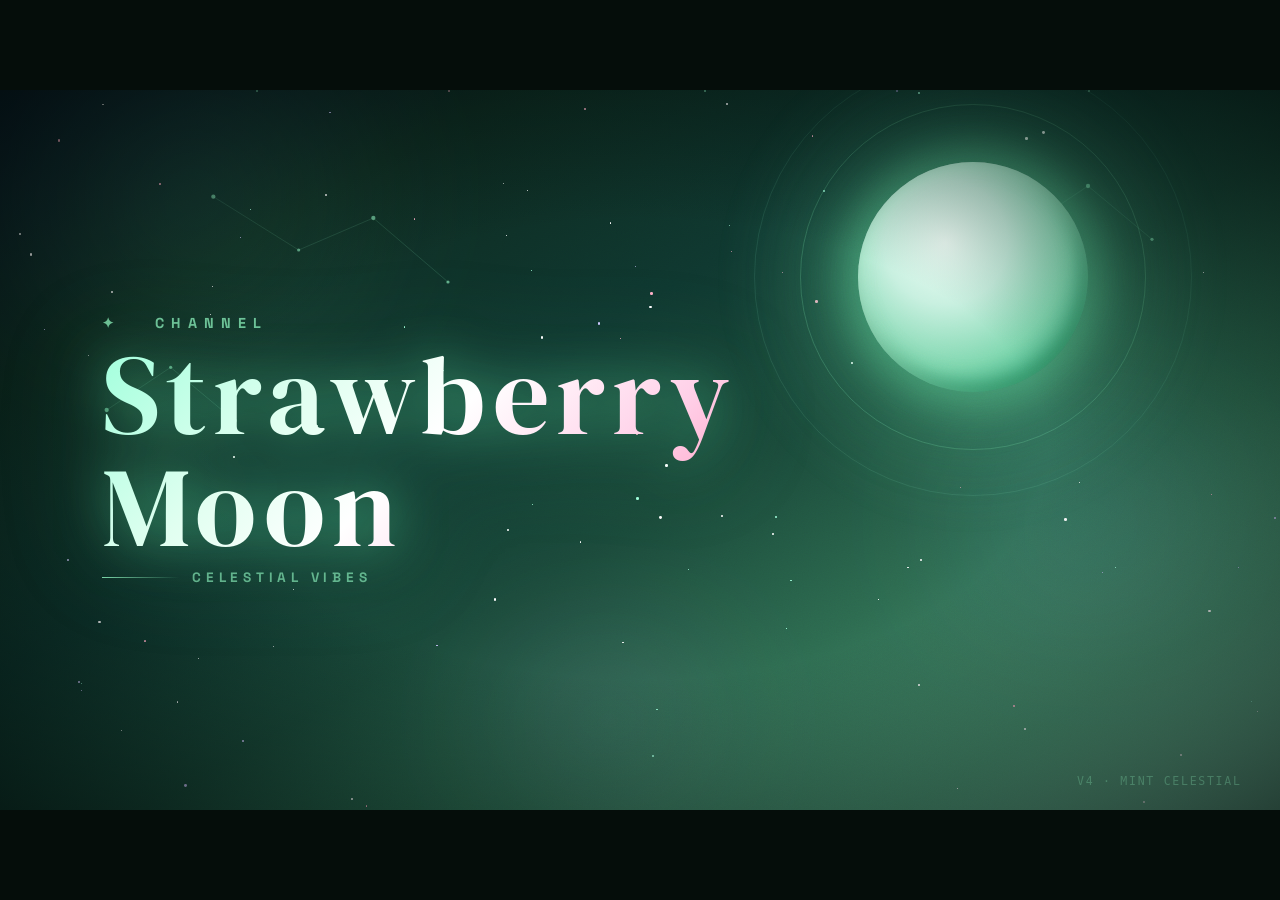
<file: archive/v4-mint-celestial.html>
<!DOCTYPE html>
<html lang="en">
<head>
<meta charset="UTF-8"/>
<meta name="viewport" content="width=device-width, initial-scale=1.0"/>
<title>STRAWBERRY MOON — V4 Mint Celestial</title>
<link href="https://fonts.googleapis.com/css2?family=DM+Serif+Display:ital@0;1&family=Space+Grotesk:wght@700&display=swap" rel="stylesheet"/>
<style>
*{margin:0;padding:0;box-sizing:border-box}
html,body{width:100%;height:100%;background:#050d0a;display:flex;align-items:center;justify-content:center}

.stage{
  position:relative;
  width:min(100vw,177.78vh);
  height:min(56.25vw,100vh);
  overflow:hidden;
}

/* ── Sky ── */
.sky{
  position:absolute;inset:0;
  background:linear-gradient(150deg,
    #0a1628 0%,
    #0d2a20 20%,
    #0f3830 40%,
    #1a4a3a 55%,
    #2d6b50 70%,
    #4a9070 85%,
    #7abfa0 100%);
  animation:skyBreath 6s ease-in-out infinite alternate;
}
@keyframes skyBreath{
  0%{filter:brightness(1) hue-rotate(0deg)}
  100%{filter:brightness(1.1) hue-rotate(-8deg)}
}

/* ── Nebula clouds ── */
.nebula{
  position:absolute;
  border-radius:50%;
  filter:blur(40px);
  mix-blend-mode:screen;
  animation:nebulaFloat ease-in-out infinite alternate;
}
@keyframes nebulaFloat{0%{transform:scale(1) translate(0,0)}100%{transform:scale(1.08) translate(2%,-2%)}}

/* ── Moon ── */
.moon-wrap{
  position:absolute;
  top:10%;right:15%;
  width:18%;aspect-ratio:1;
  animation:moonAppear 2s ease-out .3s both, moonBob 6s ease-in-out 2s infinite;
}
@keyframes moonAppear{from{opacity:0;transform:scale(.5)}to{opacity:1;transform:scale(1)}}
@keyframes moonBob{0%,100%{transform:translateY(0)}50%{transform:translateY(-3%)}}

.moon-ring{
  position:absolute;inset:-25%;
  border-radius:50%;
  border:1px solid rgba(150,255,200,.2);
  animation:ringPulse 4s ease-in-out infinite;
}
.moon-ring-2{
  position:absolute;inset:-45%;
  border-radius:50%;
  border:1px solid rgba(150,255,200,.1);
  animation:ringPulse 4s ease-in-out infinite;
  animation-delay:-2s;
}
@keyframes ringPulse{0%,100%{transform:scale(1);opacity:.5}50%{transform:scale(1.05);opacity:1}}

.moon-glow{
  position:absolute;inset:-60%;
  border-radius:50%;
  background:radial-gradient(circle,rgba(150,255,200,.35) 0%,rgba(100,200,160,.15) 40%,transparent 70%);
  filter:blur(8px);
  animation:glowPulse 3.5s ease-in-out infinite alternate;
}
@keyframes glowPulse{0%{opacity:.6;transform:scale(1)}100%{opacity:1;transform:scale(1.1)}}

.moon-body{
  position:absolute;inset:0;
  border-radius:50%;
  background:radial-gradient(circle at 38% 35%,#f0fff8 0%,#c8f0e0 30%,#80d8b0 60%,#40b888 80%,#208860 100%);
  box-shadow:
    inset -6px -8px 20px rgba(20,100,60,.5),
    inset 5px 6px 15px rgba(200,255,230,.6),
    0 0 40px 15px rgba(100,220,160,.4),
    0 0 80px 40px rgba(80,180,130,.2);
}

/* ── Constellation lines ── */
.constellation{
  position:absolute;inset:0;
  pointer-events:none;
  opacity:0;
  animation:constellationFade 1.5s ease-out 1.5s forwards;
}
@keyframes constellationFade{from{opacity:0}to{opacity:1}}

/* ── Stars ── */
.stars{position:absolute;inset:0;pointer-events:none}
.star{position:absolute;background:#fff;border-radius:50%;animation:starTwinkle ease-in-out infinite}
.star.mint{background:#a0ffdc}
.star.rose{background:#ffb0c8}
@keyframes starTwinkle{0%,100%{opacity:.1;transform:scale(.6)}50%{opacity:1;transform:scale(1.4)}}

/* ── Floating dust ── */
.dust{
  position:absolute;
  width:2px;height:2px;
  border-radius:50%;
  background:rgba(150,255,200,.6);
  animation:dustFloat linear infinite;
}
@keyframes dustFloat{
  0%{transform:translateY(100%) translateX(0);opacity:0}
  10%{opacity:.8}
  90%{opacity:.4}
  100%{transform:translateY(-10%) translateX(20px);opacity:0}
}

/* ── Grain ── */
.grain{
  position:absolute;inset:0;pointer-events:none;
  opacity:.12;mix-blend-mode:overlay;
  background-image:url("data:image/svg+xml;utf8,<svg xmlns='http://www.w3.org/2000/svg' width='200' height='200'><filter id='n'><feTurbulence type='fractalNoise' baseFrequency='.85' numOctaves='2' stitchTiles='stitch'/></filter><rect width='100%' height='100%' filter='url(%23n)' opacity='.5'/></svg>");
  animation:grainMove .7s steps(3) infinite;
}
@keyframes grainMove{0%{transform:translate(0,0)}33%{transform:translate(-2%,1%)}66%{transform:translate(1%,-2%)}100%{transform:translate(0,0)}}

/* ── Vignette ── */
.vignette{position:absolute;inset:0;background:radial-gradient(ellipse at center,transparent 45%,rgba(0,10,8,.7) 100%);pointer-events:none}

/* ── Title ── */
.title{
  position:absolute;inset:0;
  display:flex;flex-direction:column;align-items:flex-start;justify-content:center;
  padding-left:8%;
  gap:.4em;
}
.title-eyebrow{
  font-family:'Space Grotesk',sans-serif;
  font-weight:700;
  font-size:clamp(.5rem,1.2vw,.9rem);
  color:rgba(150,255,200,.7);
  letter-spacing:.5em;
  text-transform:uppercase;
  opacity:0;
  animation:slideRight .8s ease-out .8s forwards;
}
.title-main{
  font-family:'DM Serif Display',serif;
  font-weight:400;
  font-size:clamp(2.5rem,9vw,7rem);
  color:transparent;
  background:linear-gradient(135deg,#a0ffdc 0%,#e0fff0 30%,#ffffff 50%,#ffd0e8 75%,#ff90b8 100%);
  -webkit-background-clip:text;
  background-clip:text;
  letter-spacing:.06em;
  line-height:1;
  filter:drop-shadow(0 0 25px rgba(100,255,180,.5)) drop-shadow(0 0 50px rgba(100,200,150,.3));
  opacity:0;
  animation:slideRight 1.2s cubic-bezier(.16,1,.3,1) 1.2s forwards;
}
.title-accent{
  display:flex;align-items:center;gap:.8em;
  opacity:0;
  animation:slideRight .8s ease-out 2.2s forwards;
}
.title-accent-line{
  width:clamp(40px,6vw,80px);height:1px;
  background:linear-gradient(90deg,rgba(150,255,200,.8),transparent);
}
.title-accent span{
  font-family:'Space Grotesk',sans-serif;
  font-weight:700;
  font-size:clamp(.5rem,1.1vw,.85rem);
  color:rgba(150,255,200,.6);
  letter-spacing:.35em;
  text-transform:uppercase;
}
@keyframes slideRight{
  0%{opacity:0;transform:translateX(-20px)}
  100%{opacity:1;transform:translateX(0)}
}

.label{position:absolute;bottom:3%;right:3%;font-family:monospace;font-size:clamp(.5rem,.9vw,.75rem);color:rgba(150,255,200,.25);letter-spacing:.15em}
</style>
</head>
<body>
<div class="stage">
  <div class="sky"></div>

  <!-- Nebula -->
  <div class="nebula" style="width:50%;height:50%;top:-10%;left:-10%;background:radial-gradient(circle,rgba(80,200,150,.15) 0%,transparent 70%);animation-duration:8s"></div>
  <div class="nebula" style="width:40%;height:40%;top:40%;right:-5%;background:radial-gradient(circle,rgba(100,150,255,.1) 0%,transparent 70%);animation-duration:11s;animation-delay:-4s"></div>
  <div class="nebula" style="width:35%;height:35%;bottom:-5%;left:30%;background:radial-gradient(circle,rgba(200,100,255,.08) 0%,transparent 70%);animation-duration:9s;animation-delay:-6s"></div>

  <!-- Stars -->
  <div class="stars" id="stars"></div>

  <!-- Constellation SVG -->
  <div class="constellation">
    <svg style="position:absolute;inset:0;width:100%;height:100%" viewBox="0 0 1200 675">
      <g stroke="rgba(150,255,200,.25)" stroke-width=".5" fill="none">
        <line x1="200" y1="100" x2="280" y2="150"/>
        <line x1="280" y1="150" x2="350" y2="120"/>
        <line x1="350" y1="120" x2="420" y2="180"/>
        <line x1="900" y1="80" x2="960" y2="130"/>
        <line x1="960" y1="130" x2="1020" y2="90"/>
        <line x1="1020" y1="90" x2="1080" y2="140"/>
        <line x1="100" y1="300" x2="160" y2="260"/>
        <line x1="160" y1="260" x2="220" y2="310"/>
      </g>
      <g fill="rgba(150,255,200,.6)">
        <circle cx="200" cy="100" r="2"/>
        <circle cx="280" cy="150" r="1.5"/>
        <circle cx="350" cy="120" r="2"/>
        <circle cx="420" cy="180" r="1.5"/>
        <circle cx="900" cy="80" r="2"/>
        <circle cx="960" cy="130" r="1.5"/>
        <circle cx="1020" cy="90" r="2"/>
        <circle cx="1080" cy="140" r="1.5"/>
        <circle cx="100" cy="300" r="2"/>
        <circle cx="160" cy="260" r="1.5"/>
        <circle cx="220" cy="310" r="2"/>
      </g>
    </svg>
  </div>

  <!-- Moon -->
  <div class="moon-wrap">
    <div class="moon-ring-2"></div>
    <div class="moon-ring"></div>
    <div class="moon-glow"></div>
    <div class="moon-body"></div>
  </div>

  <!-- Dust particles -->
  <div class="dust" style="left:20%;animation-duration:8s;animation-delay:0s"></div>
  <div class="dust" style="left:35%;animation-duration:10s;animation-delay:-2s;background:rgba(255,180,200,.6)"></div>
  <div class="dust" style="left:55%;animation-duration:7s;animation-delay:-4s"></div>
  <div class="dust" style="left:70%;animation-duration:9s;animation-delay:-1s;background:rgba(200,180,255,.6)"></div>
  <div class="dust" style="left:85%;animation-duration:11s;animation-delay:-3s"></div>

  <!-- Grain -->
  <div class="grain"></div>
  <!-- Vignette -->
  <div class="vignette"></div>

  <!-- Title -->
  <div class="title">
    <div class="title-eyebrow">✦ &nbsp; channel</div>
    <div class="title-main">Strawberry<br>Moon</div>
    <div class="title-accent">
      <div class="title-accent-line"></div>
      <span>celestial vibes</span>
    </div>
  </div>

  <div class="label">V4 · MINT CELESTIAL</div>
</div>

<script>
const starsEl = document.getElementById('stars');
const colors = ['#fff','#fff','#fff','#a0ffdc','#ffb0c8','#d0c8ff'];
for(let i=0;i<100;i++){
  const s=document.createElement('div');
  s.className='star';
  const sz=Math.random()*2.5+.5;
  const c=colors[Math.floor(Math.random()*colors.length)];
  s.style.cssText=`width:${sz}px;height:${sz}px;top:${Math.random()*100}%;left:${Math.random()*100}%;background:${c};animation-delay:${Math.random()*4}s;animation-duration:${1.5+Math.random()*3}s`;
  starsEl.appendChild(s);
}
</script>
</body>
</html>
</file>
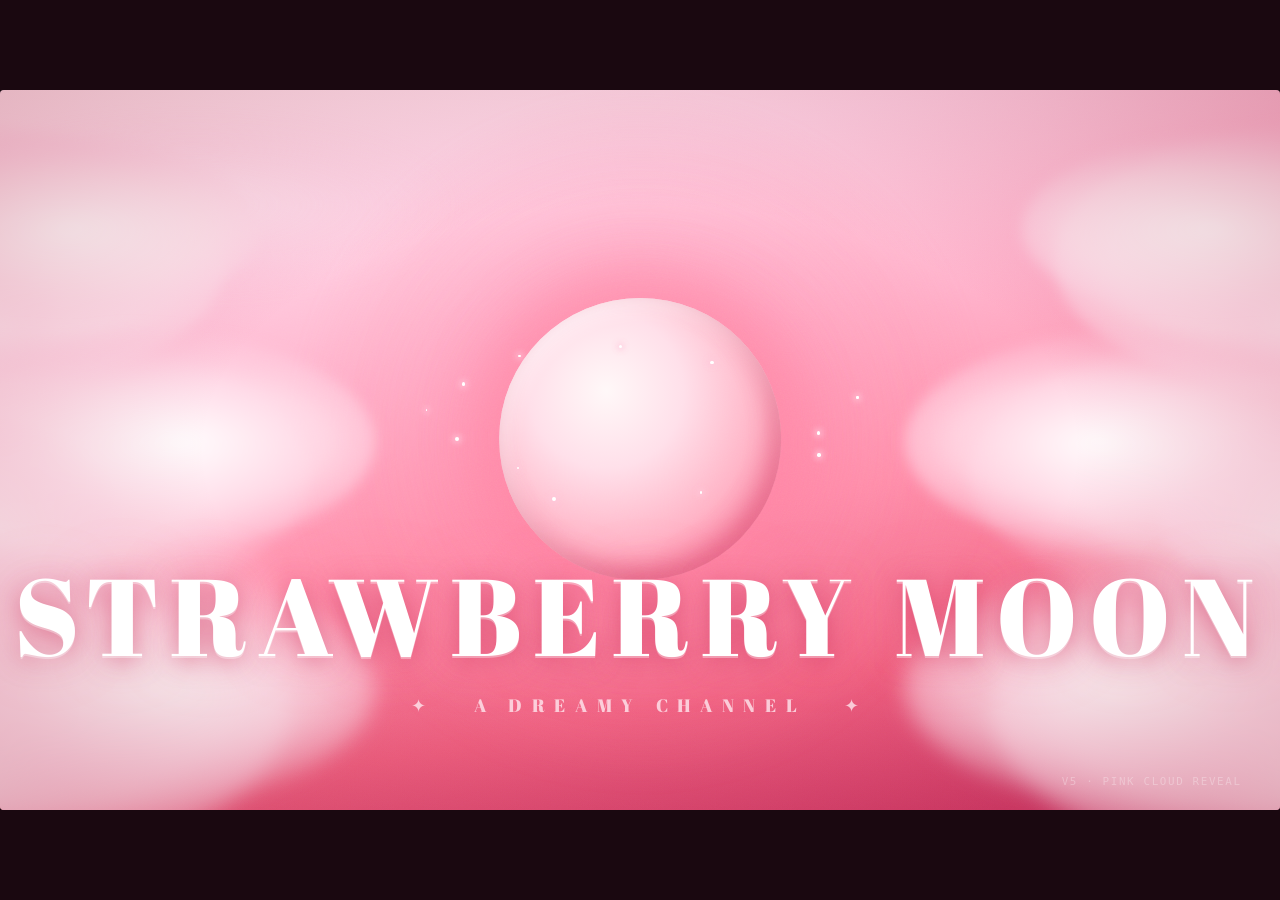
<file: archive/v5-pink-reveal.html>
<!DOCTYPE html>
<html lang="en">
<head>
<meta charset="UTF-8"/>
<meta name="viewport" content="width=device-width, initial-scale=1.0"/>
<title>STRAWBERRY MOON — V5 Pink Cloud Reveal</title>
<link href="https://fonts.googleapis.com/css2?family=Abril+Fatface&display=swap" rel="stylesheet"/>
<style>
/* ─────────────────────────────────────────────
   STRAWBERRY MOON — V5 Pink Cloud Reveal
   Timeline (6 s):
   0.0 – 1.5 s  sky fades in, clouds cover scene
   1.5 – 3.5 s  clouds drift apart, moon glows through
   3.5 – 5.0 s  moon fully revealed, title rises
   5.0 – 6.0 s  hold / gentle breathe
   ───────────────────────────────────────────── */

*, *::before, *::after { margin:0; padding:0; box-sizing:border-box; }

html, body {
  width:100%; height:100%;
  background:#1a0810;
  display:flex; align-items:center; justify-content:center;
  overflow:hidden;
}

/* ── 16:9 stage ── */
.stage {
  position:relative;
  width: min(100vw, 177.78vh);
  height: min(56.25vw, 100vh);
  overflow:hidden;
  border-radius:4px;
}

/* ══════════════════════════════════════════
   SKY  — warm pink gradient, fades in
══════════════════════════════════════════ */
.sky {
  position:absolute; inset:0;
  background: linear-gradient(170deg,
    #fff0f5  0%,
    #ffd6e8 18%,
    #ffb3cc 38%,
    #ff8fab 58%,
    #f06080 78%,
    #c83060 100%);
  animation: skyFadeIn 1.4s ease-out both,
             skyBreathe 5s ease-in-out 1.4s infinite alternate;
}
@keyframes skyFadeIn {
  from { opacity:0; }
  to   { opacity:1; }
}
@keyframes skyBreathe {
  0%   { filter: brightness(1)    saturate(1);   }
  100% { filter: brightness(1.06) saturate(1.08);}
}

/* ══════════════════════════════════════════
   MOON  — hidden behind clouds, glows in
══════════════════════════════════════════ */
.moon-wrap {
  position:absolute;
  /* centred, slightly above middle */
  top:50%; left:50%;
  transform: translate(-50%, -54%);
  width: 22%;
  aspect-ratio: 1;
  /* moon starts invisible, reveals as clouds part */
  animation: moonReveal 1.8s ease-out 2s forwards;
  opacity:0;
}
@keyframes moonReveal {
  0%   { opacity:0; transform: translate(-50%,-54%) scale(.85); }
  100% { opacity:1; transform: translate(-50%,-54%) scale(1);   }
}

/* outer halo */
.moon-halo {
  position:absolute; inset:-70%;
  border-radius:50%;
  background: radial-gradient(circle,
    rgba(255,200,220,.55)  0%,
    rgba(255,160,190,.25) 35%,
    rgba(255,130,160,.10) 60%,
    transparent 75%);
  filter: blur(12px);
  animation: haloPulse 3.5s ease-in-out infinite alternate;
}
@keyframes haloPulse {
  0%   { transform:scale(1);    opacity:.7; }
  100% { transform:scale(1.12); opacity:1;  }
}

/* moon body */
.moon {
  position:absolute; inset:0;
  border-radius:50%;
  background: radial-gradient(circle at 38% 33%,
    #fff8f8  0%,
    #ffe0ea 30%,
    #ffb3c6 60%,
    #ff7fa0 82%,
    #e8507a 100%);
  box-shadow:
    inset -8px -10px 24px rgba(200,50,90,.45),
    inset  6px  8px 18px rgba(255,255,255,.65),
    0 0  50px 22px rgba(255,130,160,.55),
    0 0 100px 50px rgba(255,100,140,.25);
  animation: moonGlow 3s ease-in-out infinite alternate;
}
@keyframes moonGlow {
  0%   { box-shadow: inset -8px -10px 24px rgba(200,50,90,.45), inset 6px 8px 18px rgba(255,255,255,.65), 0 0 50px 22px rgba(255,130,160,.55), 0 0 100px 50px rgba(255,100,140,.25); }
  100% { box-shadow: inset -8px -10px 24px rgba(200,50,90,.45), inset 6px 8px 18px rgba(255,255,255,.65), 0 0 70px 35px rgba(255,130,160,.75), 0 0 140px 70px rgba(255,100,140,.4);  }
}

/* moon float after reveal */
.moon-wrap { animation: moonReveal 1.8s ease-out 2s forwards; }
/* second animation layered via wrapper child */
.moon { animation: moonGlow 3s ease-in-out 3.8s infinite alternate; }

/* ══════════════════════════════════════════
   SPARKLES around moon
══════════════════════════════════════════ */
.sparkles {
  position:absolute; inset:0;
  pointer-events:none;
  opacity:0;
  animation: sparkleIn .8s ease-out 3.2s forwards;
}
@keyframes sparkleIn { to { opacity:1; } }

.sp {
  position:absolute;
  background:#fff;
  border-radius:50%;
  box-shadow: 0 0 6px 2px rgba(255,200,220,.9);
  animation: spTwinkle ease-in-out infinite;
}
@keyframes spTwinkle {
  0%,100% { opacity:.15; transform:scale(.6); }
  50%      { opacity:1;   transform:scale(1.4);}
}

/* ══════════════════════════════════════════
   CLOUDS  — the key animation
   Left cloud drifts LEFT, right cloud drifts RIGHT
   They start overlapping centre, then part to reveal moon
══════════════════════════════════════════ */

/* shared cloud shape helper */
.cloud-group {
  position:absolute;
  top:0; left:0;
  width:100%; height:100%;
  pointer-events:none;
}

/* ── LEFT cloud bank ── */
.cloud-left {
  position:absolute;
  top:0; left:0;
  width:65%; height:100%;
  /* starts centred (translateX 0), drifts left */
  animation: cloudLeft 3s cubic-bezier(.4,0,.2,1) .6s forwards;
}
@keyframes cloudLeft {
  0%   { transform: translateX(0);    }
  100% { transform: translateX(-42%); }
}

/* ── RIGHT cloud bank ── */
.cloud-right {
  position:absolute;
  top:0; right:0;
  width:65%; height:100%;
  animation: cloudRight 3s cubic-bezier(.4,0,.2,1) .6s forwards;
}
@keyframes cloudRight {
  0%   { transform: translateX(0);   }
  100% { transform: translateX(42%);}
}

/* SVG cloud shapes inside each bank */
.cloud-left svg,
.cloud-right svg {
  width:100%; height:100%;
  display:block;
}

/* after parting, clouds continue slow drift */
.cloud-left  { animation: cloudLeft 3s cubic-bezier(.4,0,.2,1) .6s forwards,
                           cloudSlowLeft  8s linear 3.6s infinite; }
.cloud-right { animation: cloudRight 3s cubic-bezier(.4,0,.2,1) .6s forwards,
                           cloudSlowRight 8s linear 3.6s infinite; }
@keyframes cloudSlowLeft  { 0%{transform:translateX(-42%)} 100%{transform:translateX(-52%)} }
@keyframes cloudSlowRight { 0%{transform:translateX(42%)}  100%{transform:translateX(52%)}  }

/* ══════════════════════════════════════════
   BACKGROUND CLOUD WISPS (always drifting)
══════════════════════════════════════════ */
.wisp {
  position:absolute;
  border-radius:50%;
  background: radial-gradient(ellipse,
    rgba(255,255,255,.75) 0%,
    rgba(255,220,235,.45) 50%,
    transparent 80%);
  filter: blur(14px);
  animation: wispDrift linear infinite;
}
@keyframes wispDrift {
  from { transform: translateX(-15%); }
  to   { transform: translateX(115%); }
}

/* ══════════════════════════════════════════
   FILM GRAIN
══════════════════════════════════════════ */
.grain {
  position:absolute; inset:0;
  pointer-events:none;
  opacity:.13; mix-blend-mode:overlay;
  background-image: url("data:image/svg+xml;utf8,<svg xmlns='http://www.w3.org/2000/svg' width='200' height='200'><filter id='n'><feTurbulence type='fractalNoise' baseFrequency='.85' numOctaves='2' stitchTiles='stitch'/></filter><rect width='100%' height='100%' filter='url(%23n)' opacity='.5'/></svg>");
  animation: grainShift .65s steps(3) infinite;
}
@keyframes grainShift {
  0%   { transform:translate(0,0);    }
  33%  { transform:translate(-2%,1%); }
  66%  { transform:translate(1%,-2%);}
  100% { transform:translate(0,0);    }
}

/* ══════════════════════════════════════════
   VIGNETTE
══════════════════════════════════════════ */
.vignette {
  position:absolute; inset:0;
  background: radial-gradient(ellipse at center,
    transparent 48%,
    rgba(160,30,60,.28) 100%);
  pointer-events:none;
}

/* ══════════════════════════════════════════
   TITLE  — Abril Fatface, ALL CAPS, bold
   rises up after moon is revealed
══════════════════════════════════════════ */
.title-wrap {
  position:absolute; inset:0;
  display:flex; flex-direction:column;
  align-items:center; justify-content:center;
  gap:.3em;
  /* push text below moon centre */
  padding-top:28%;
  pointer-events:none;
}

.title-main {
  font-family: 'Abril Fatface', serif;
  font-weight: 400;           /* Abril Fatface is inherently heavy */
  font-size: clamp(2.2rem, 8.5vw, 7rem);
  color: #fff;
  text-transform: uppercase;
  letter-spacing: .1em;
  text-shadow:
    0  2px  0  rgba(255,255,255,.35),
    0  4px 24px rgba(200,50,90,.5),
    0  0   60px rgba(255,130,160,.35);
  opacity:0;
  transform: translateY(28px) scale(.96);
  animation: titleRise 1.3s cubic-bezier(.16,1,.3,1) 3.6s forwards;
}

.title-sub {
  font-family: 'Abril Fatface', serif;
  font-size: clamp(.6rem, 1.6vw, 1.1rem);
  color: rgba(255,240,245,.75);
  letter-spacing: .55em;
  text-transform: uppercase;
  opacity:0;
  animation: titleRise .9s ease-out 4.6s forwards;
}

@keyframes titleRise {
  0%   { opacity:0; transform:translateY(28px) scale(.96); }
  100% { opacity:1; transform:translateY(0)    scale(1);   }
}

/* ── version label ── */
.label {
  position:absolute; bottom:3%; right:3%;
  font-family:monospace;
  font-size:clamp(.45rem,.85vw,.7rem);
  color:rgba(255,255,255,.3);
  letter-spacing:.15em;
}

/* ── accessibility ── */
@media (prefers-reduced-motion:reduce) {
  *, *::before, *::after { animation:none !important; opacity:1 !important; transform:none !important; }
}
</style>
</head>
<body>
<div class="stage">

  <!-- Sky -->
  <div class="sky"></div>

  <!-- Background wisps (always moving) -->
  <div class="wisp" style="width:40%;height:22%;top:5%;left:-5%;animation-duration:26s;opacity:.6"></div>
  <div class="wisp" style="width:30%;height:16%;top:60%;left:-8%;animation-duration:32s;animation-delay:-12s;opacity:.5"></div>
  <div class="wisp" style="width:35%;height:18%;top:75%;left:-10%;animation-duration:22s;animation-delay:-6s;opacity:.55"></div>
  <div class="wisp" style="width:25%;height:14%;top:40%;left:-6%;animation-duration:28s;animation-delay:-18s;opacity:.4"></div>

  <!-- Moon (behind clouds in z-order) -->
  <div class="moon-wrap">
    <div class="moon-halo"></div>
    <div class="moon"></div>
  </div>

  <!-- Sparkles around moon -->
  <div class="sparkles" id="sparkles"></div>

  <!-- LEFT cloud bank -->
  <div class="cloud-left">
    <svg viewBox="0 0 780 675" preserveAspectRatio="xMaxYMid slice">
      <defs>
        <radialGradient id="cL1" cx="60%" cy="50%" r="55%">
          <stop offset="0%"   stop-color="#ffffff" stop-opacity=".98"/>
          <stop offset="55%"  stop-color="#ffe8f0" stop-opacity=".85"/>
          <stop offset="100%" stop-color="#ffd0e4" stop-opacity="0"/>
        </radialGradient>
        <radialGradient id="cL2" cx="55%" cy="50%" r="50%">
          <stop offset="0%"   stop-color="#ffffff" stop-opacity=".95"/>
          <stop offset="60%"  stop-color="#fff0f5" stop-opacity=".7"/>
          <stop offset="100%" stop-color="#ffd6e8" stop-opacity="0"/>
        </radialGradient>
        <radialGradient id="cL3" cx="65%" cy="50%" r="52%">
          <stop offset="0%"   stop-color="#ffffff" stop-opacity=".9"/>
          <stop offset="50%"  stop-color="#ffe4ee" stop-opacity=".75"/>
          <stop offset="100%" stop-color="#ffcce0" stop-opacity="0"/>
        </radialGradient>
        <filter id="blur1"><feGaussianBlur stdDeviation="6"/></filter>
        <filter id="blur2"><feGaussianBlur stdDeviation="10"/></filter>
      </defs>

      <!-- big fluffy cloud top-left -->
      <g filter="url(#blur1)">
        <ellipse cx="260" cy="160" rx="280" ry="130" fill="url(#cL1)"/>
        <ellipse cx="180" cy="200" rx="200" ry="100" fill="url(#cL2)"/>
        <ellipse cx="350" cy="130" rx="220" ry="90"  fill="url(#cL1)"/>
        <ellipse cx="100" cy="170" rx="160" ry="80"  fill="url(#cL3)"/>
      </g>

      <!-- mid cloud -->
      <g filter="url(#blur1)">
        <ellipse cx="300" cy="360" rx="320" ry="140" fill="url(#cL2)"/>
        <ellipse cx="200" cy="400" rx="240" ry="110" fill="url(#cL1)"/>
        <ellipse cx="420" cy="330" rx="260" ry="110" fill="url(#cL3)"/>
      </g>

      <!-- bottom cloud -->
      <g filter="url(#blur2)">
        <ellipse cx="250" cy="580" rx="350" ry="160" fill="url(#cL1)"/>
        <ellipse cx="150" cy="620" rx="260" ry="120" fill="url(#cL2)"/>
        <ellipse cx="400" cy="560" rx="280" ry="120" fill="url(#cL3)"/>
      </g>
    </svg>
  </div>

  <!-- RIGHT cloud bank -->
  <div class="cloud-right">
    <svg viewBox="0 0 780 675" preserveAspectRatio="xMinYMid slice">
      <defs>
        <radialGradient id="cR1" cx="40%" cy="50%" r="55%">
          <stop offset="0%"   stop-color="#ffffff" stop-opacity=".98"/>
          <stop offset="55%"  stop-color="#ffe8f0" stop-opacity=".85"/>
          <stop offset="100%" stop-color="#ffd0e4" stop-opacity="0"/>
        </radialGradient>
        <radialGradient id="cR2" cx="45%" cy="50%" r="50%">
          <stop offset="0%"   stop-color="#ffffff" stop-opacity=".95"/>
          <stop offset="60%"  stop-color="#fff0f5" stop-opacity=".7"/>
          <stop offset="100%" stop-color="#ffd6e8" stop-opacity="0"/>
        </radialGradient>
        <radialGradient id="cR3" cx="35%" cy="50%" r="52%">
          <stop offset="0%"   stop-color="#ffffff" stop-opacity=".9"/>
          <stop offset="50%"  stop-color="#ffe4ee" stop-opacity=".75"/>
          <stop offset="100%" stop-color="#ffcce0" stop-opacity="0"/>
        </radialGradient>
        <filter id="blurR1"><feGaussianBlur stdDeviation="6"/></filter>
        <filter id="blurR2"><feGaussianBlur stdDeviation="10"/></filter>
      </defs>

      <!-- big fluffy cloud top-right -->
      <g filter="url(#blurR1)">
        <ellipse cx="520" cy="160" rx="280" ry="130" fill="url(#cR1)"/>
        <ellipse cx="600" cy="200" rx="200" ry="100" fill="url(#cR2)"/>
        <ellipse cx="430" cy="130" rx="220" ry="90"  fill="url(#cR1)"/>
        <ellipse cx="680" cy="170" rx="160" ry="80"  fill="url(#cR3)"/>
      </g>

      <!-- mid cloud -->
      <g filter="url(#blurR1)">
        <ellipse cx="480" cy="360" rx="320" ry="140" fill="url(#cR2)"/>
        <ellipse cx="580" cy="400" rx="240" ry="110" fill="url(#cR1)"/>
        <ellipse cx="360" cy="330" rx="260" ry="110" fill="url(#cR3)"/>
      </g>

      <!-- bottom cloud -->
      <g filter="url(#blurR2)">
        <ellipse cx="530" cy="580" rx="350" ry="160" fill="url(#cR1)"/>
        <ellipse cx="630" cy="620" rx="260" ry="120" fill="url(#cR2)"/>
        <ellipse cx="380" cy="560" rx="280" ry="120" fill="url(#cR3)"/>
      </g>
    </svg>
  </div>

  <!-- Film grain -->
  <div class="grain"></div>

  <!-- Vignette -->
  <div class="vignette"></div>

  <!-- Title -->
  <div class="title-wrap">
    <div class="title-main">Strawberry Moon</div>
    <div class="title-sub">✦ &nbsp; a dreamy channel &nbsp; ✦</div>
  </div>

  <div class="label">V5 · PINK CLOUD REVEAL</div>
</div>

<script>
// Sparkle dots around moon area
const sp = document.getElementById('sparkles');
const cx = 50, cy = 46; // moon centre in %
const positions = [
  {r:16,a:30},{r:18,a:75},{r:15,a:130},{r:17,a:190},
  {r:19,a:240},{r:16,a:290},{r:18,a:340},{r:14,a:10},
  {r:20,a:110},{r:15,a:165},{r:17,a:215},{r:19,a:265}
];
positions.forEach(({r,a},i)=>{
  const rad = a * Math.PI/180;
  const x = cx + r * Math.cos(rad);
  const y = cy + r * Math.sin(rad) * .56; // aspect correction
  const size = (Math.random()*3+1.5).toFixed(1);
  const d = document.createElement('div');
  d.className='sp';
  d.style.cssText=`
    width:${size}px;height:${size}px;
    left:${x.toFixed(2)}%;top:${y.toFixed(2)}%;
    animation-duration:${(1.8+Math.random()*2).toFixed(2)}s;
    animation-delay:${(Math.random()*2).toFixed(2)}s;
  `;
  sp.appendChild(d);
});
</script>
</body>
</html>
</file>
